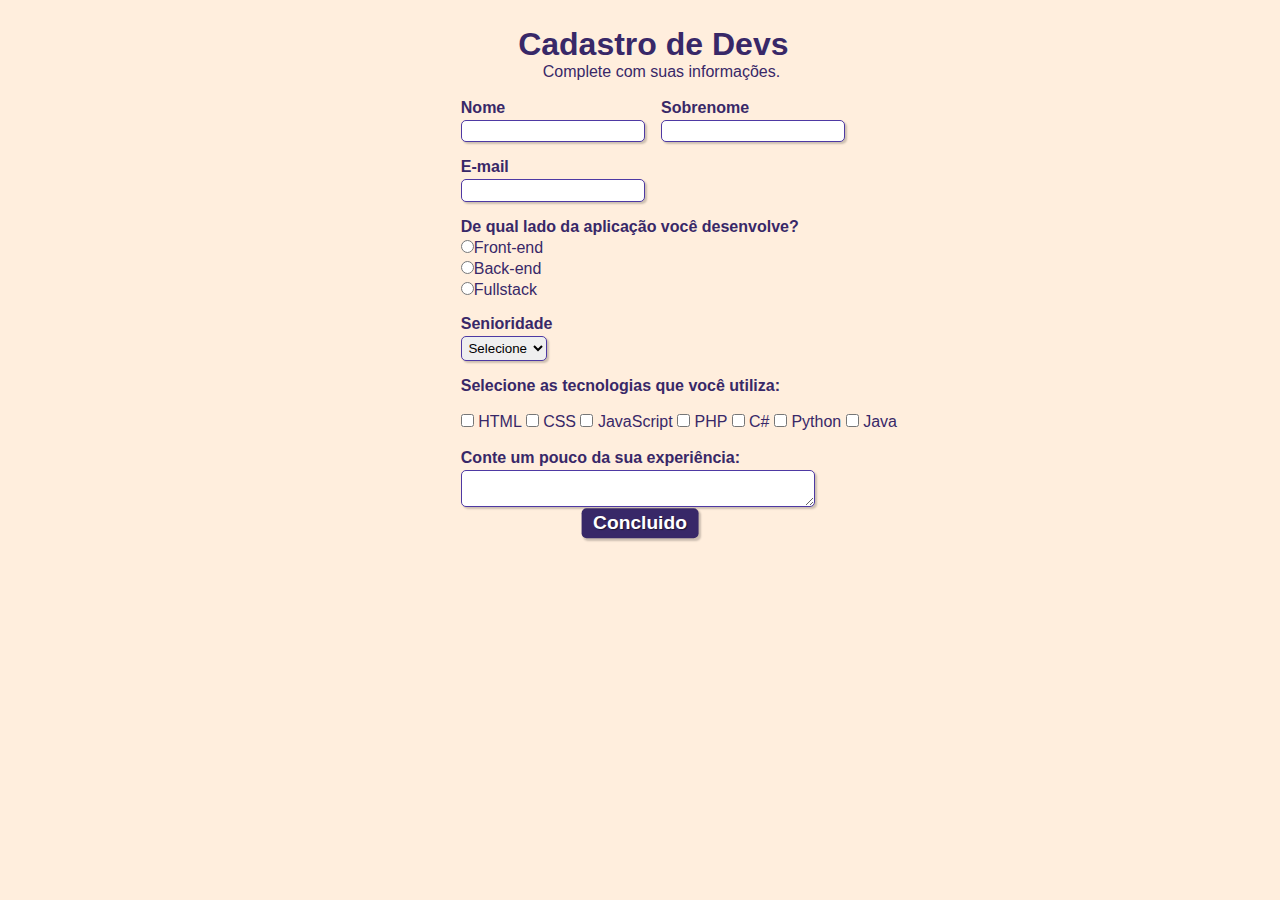
<file: index.html>
<!DOCTYPE html>
<html lang="pt-BR">
<head>
    <meta charset="UTF-8">
    <meta name="viewport" content="width=device-width, initial-scale=1.0, shrink-to-fit=no">
    <link rel="stylesheet" type="text/css" href="style.css" media="screen">
    <title>Cadastro</title>
    <media></media> 
</head>

<body>
    
    <div>
        <h1 id="titulo">Cadastro de Devs</h1>
        <p id="subtitulo">Complete com suas informações.</p>
        <br>
    </div>

    <form>
        <fieldset class="grupo"><!--isto é um agrupador de campos-->
            <div class="campo">
                <label for="nome"><strong>Nome</strong></label>
                <input type="text" name="nome" id="nome" required>
            </div>

            <div class="campo">
                <label for="sobrenome"><strong>Sobrenome</strong></label>
                <input type="text" nome="sobrenome" id="sobrenome" required>
            </div>
        </fieldset>

        <div class="campo">
            <label for="email"><strong>E-mail</strong></label>
            <input type="email" nome="email" id="email" required>
        </div>
        <div class="campo">
            <label><strong>De qual lado da aplicação você desenvolve?</strong></label>
            <label>
                <input type="radio" name="devweb" value="frontend">Front-end</label>
            <label>
                <input type="radio" name="devweb" value="backend">Back-end</label>
            <label>
                <input type="radio" name="devweb" value="fullstack">Fullstack</label>
        </div>

        <div class="campo">
            <label for="senioridade"><strong>Senioridade</strong></label>
            <select id="senioridade">
                <option selected disable value="">Selecione</option>
                <option>Junior</option>
                <option>Pleno</option>
                <option>Senior</option>
            </select>
        </div>

        <fieldset class="grupo">
            <div id="check">
                <label><strong>Selecione as tecnologias que você utiliza:</strong></label><br><br>
                <input type="checkbox" id="tecnologia1" name="tecnologia1" value="HTML">
                <label for="tecnologia1">HTML</label>
                <input type="checkbox" id="tecnologia2" name="tecnologia2" value="CSS">
                <label for="tecnologia2">CSS</label>
                <input type="checkbox" id="tecnologia3" name="tecnologia3" value="JavaScript">
                <label for="tecnologia3">JavaScript</label>
                <input type="checkbox" id="tecnologia4" name="tecnologia4" value="PHP">
                <label for="tecnologia4">PHP</label>
                <input type="checkbox" id="tecnologia5" name="tecnologia5" value="C#">
                <label for="C#">C#</label>
                <input type="checkbox" id="tecnologia6" name="tecnologia6" value="Python">
                <label for="tecnologia6">Python</label>
                <input type="checkbox" id="tecnologia7" name="tecnologia7" value="Java">
                <label for="tecnologia7">Java</label>
            </div>

        </fieldset>
        <div class="campo">
            <br>
            <label><strong>Conte um pouco da sua experiência:</strong></label>
            <textarea row="6" style="width: 26em" id="experiencia" name="experiencia"></textarea>
        </div>

        <button class="botao" type="submit"><strong>Concluido</strong></button>

    </form>

</body>
</html>
</file>
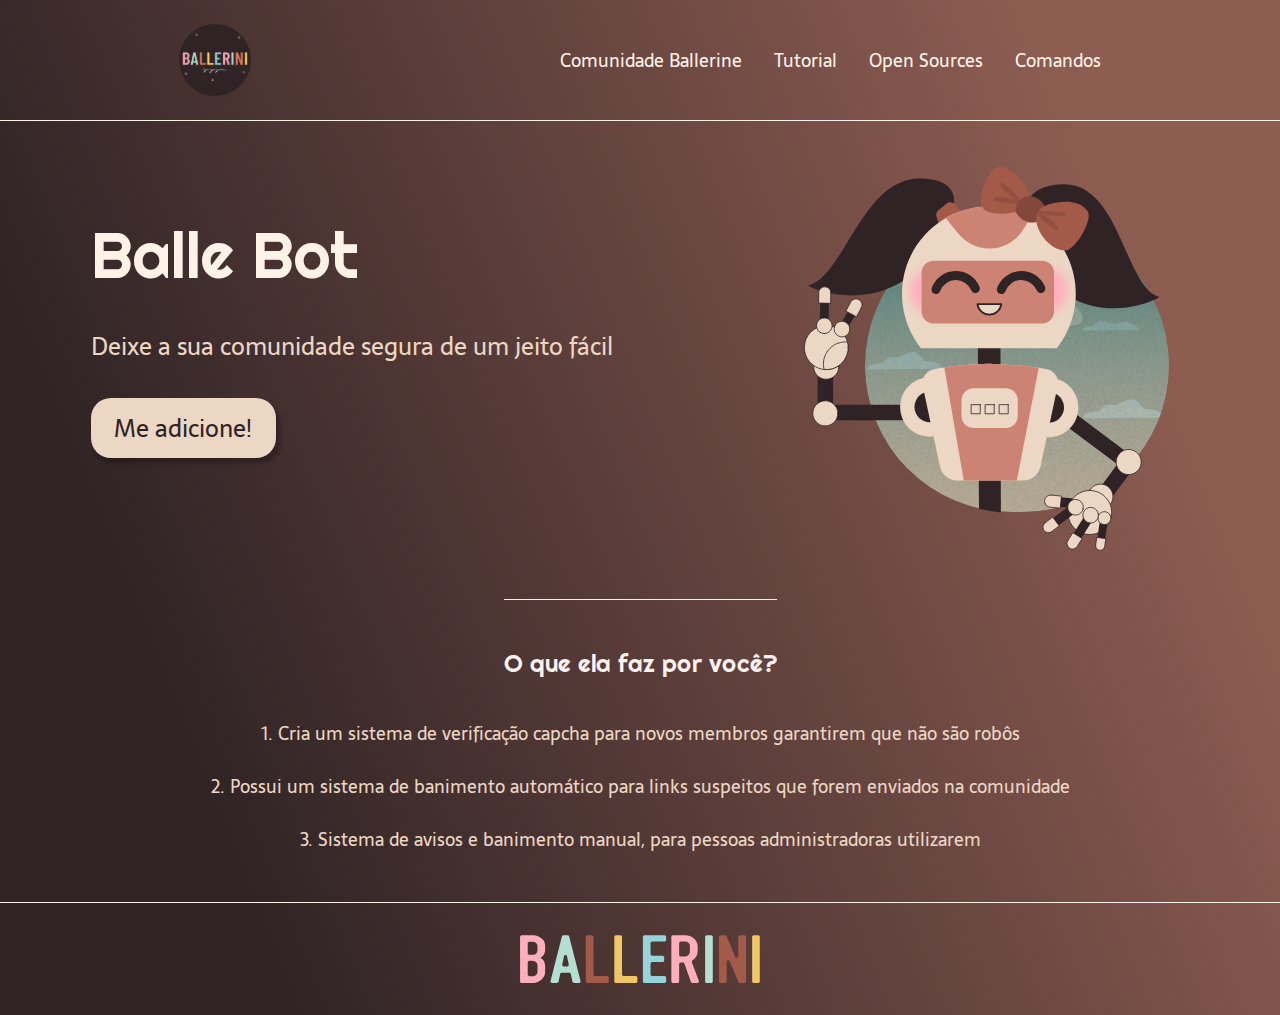
<file: Landing Page - Exemplo Ballet Bot/index.html>
<!DOCTYPE html>
<html lang="pt-BR">
<head>
    <meta charset="UTF-8">    
    <meta name="viewport" content="width=device-width, initial-scale=1.0">
    <meta name="description" content="Um bot que vai moderar e deixar a su identitdade segura e de uma jeito fácil.">
    <title>Balle Bot - Modere a sua comunidaade do Discord</title>
    <link rel="stylesheet" type="text/css" href="style.css">
</head>
<body>
    <header class="cabecalho">
        <img class="cabecalho-imagem" src="logo.svg" alt="Logo da acomunidade ballerine">
        <nav class="cabecalho-menu">
            <a class="cabecalho-menu-item" href="https://www.google.com.br/">Comunidade Ballerine</a>
            <a class="cabecalho-menu-item" href="https://www.google.com.br/">Tutorial</a>
            <a class="cabecalho-menu-item" href="https://www.google.com.br/">Open Sources</a>
            <a class="cabecalho-menu-item" href="https://www.google.com.br/">Comandos</a>
        </nav>
    </header>

    <main class="conteudo">
        <section class="conteudo-principal">
            <div class="conteudo-principal-escrito">
                <h1 class="conteudo-principal-escrito-titulo">Balle Bot</h1>
                <h2 class="conteudo-principal-escrito-subtitulo">Deixe a sua comunidade segura de um jeito fácil</h2>
                <button class="conteudo-principal-escrito-botao">Me adicione!</button>
            </div>
            <img class="conteudo-principal-imagem" src="ballebot.svg" alt="Imagem da Ballet Bot">
        </section>

        <section class="conteudo-secundario">
            <h3 class="conteudo-secundario-titulo">O que ela faz por você?</h3>
            <p class="conteudo-secundario-paragrafo">1. Cria um <strong>sistema de verificação capcha</strong> para novos membros garantirem que não são robôs</p>
            <p class="conteudo-secundario-paragrafo">2. Possui um <strong>sistema de banimento automático</strong> para links suspeitos que forem enviados na comunidade</p>
            <p class="conteudo-secundario-paragrafo">3. <strong>Sistema de avisos e banimento manual</strong>, para pessoas administradoras utilizarem</p>
        </section>
    </main>

    <footer class="rodape">
        <img class="rodape-imagem" src="ballerine.svg">
    </footer>
</body>
</html>
</file>
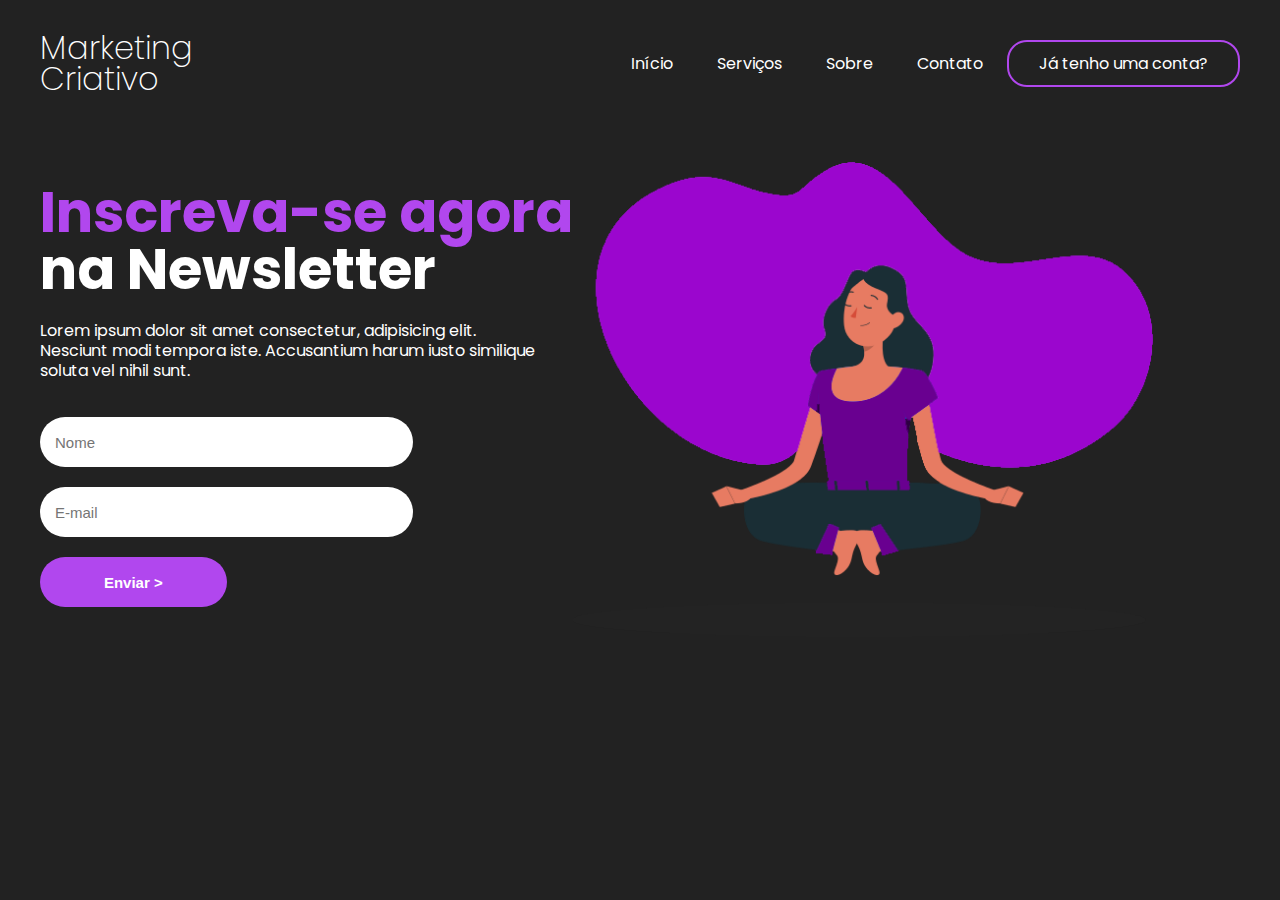
<file: Landing Page - Purple Lading Page/style/index.html>
<!DOCTYPE html>
<html lang="en">
<head>
    <meta charset="UTF-8">
    <meta http-equiv="X-UA-Compatible" content="IE=edge">
    <meta name="viewport" content="width=device-width, initial-scale=1.0">
    <link href="./style.css" rel="stylesheet">
    <link href="./fonts.css" rel="stylesheet">
    <link href="./media.css" rel ="stylesheet" media="screen and (min-width: 480px) and (max-width: 1200px)">
    <title>Purple Landig Page</title>
</head>

<body>
    <header>
        <div id="title">
            <h1>Marketing</h1>
            <h1>Criativo</h1>
        </div>

        <ul>
            <a href="home.html"><li>Início</li></a>
            <a href="#"><li>Serviços</li></a>
            <a href="#"><li>Sobre</li></a>
            <a href="#"><li>Contato</li></a>
            <a href="#" id="inscreva-se-btn"><li>Já tenho uma conta?</li></a>
        </ul>
    </header>

    <main>
        <aside>
            <h2><span>Inscreva-se agora</span></h2>
            <h2>na Newsletter</h2>
            <p>Lorem ipsum dolor sit amet consectetur, adipisicing elit. Nesciunt modi tempora iste. Accusantium harum iusto similique soluta vel nihil sunt.</p>
            <form>
                <input tyope="text" placeholder="Nome">
                <input tyope="email" placeholder="E-mail">
                <input type="submit" value="Enviar >">
            </form>
        </aside>

        <article>
            <img src="./77d0a7c454e658833800528e748edbe9.png" alt="mulher-roxa"
        </article>
    </main>
    
</body>
</html>
</file>
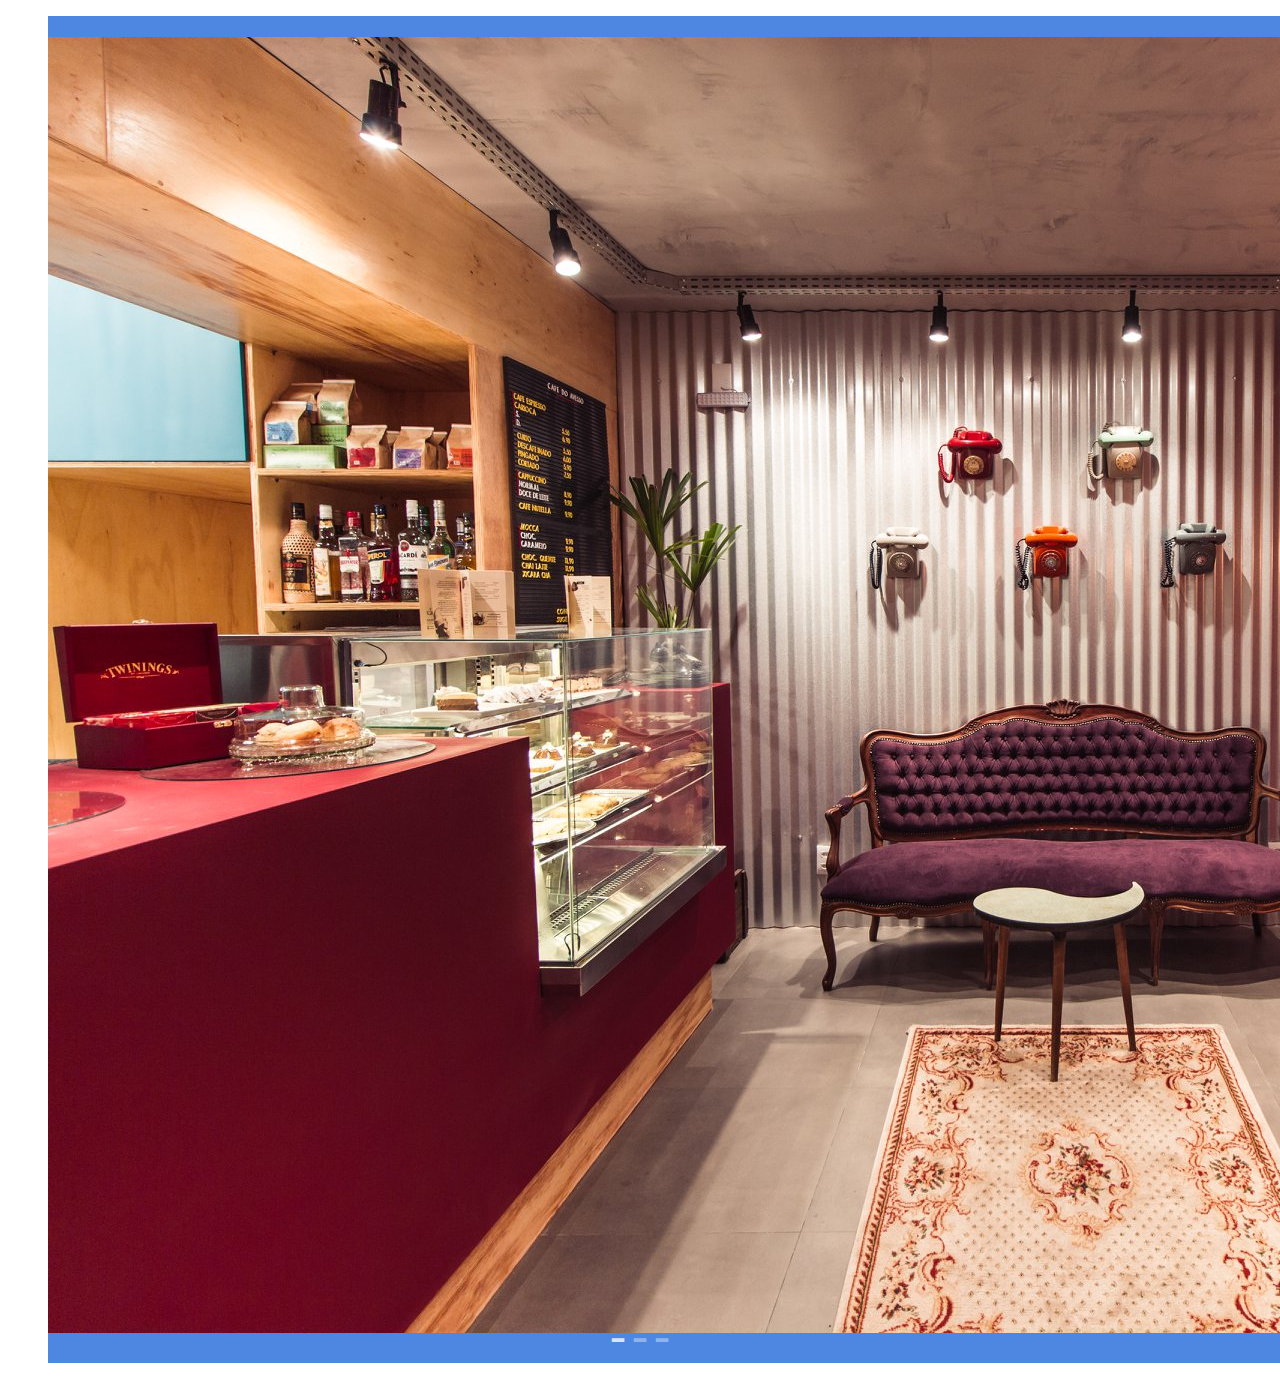
<file: Galeria e Carousel Slider - CSS/slide.html>
<!DOCTYPE html>
<html lang="pt-BR">
    <head>
        <title>Galeria, Carousel Slider - CSS</title>


        <link rel="stylesheet" href="css/gallery.theme.css">
        <link rel="stylesheet" href="css/gallery.min.css">

    <body>
        <div class="gallery autoplay items-3">

            <div id="item-1" class="control-opetaror"></div>
            <div id="item-2" class="control-operator"></div>
            <div id="item-3" class="control-operator"></div>

            <figure class="item">
                <h1><img src="imagens\cda1.jpg"></h1>
            </figure>

            <figure class="item">
                <h1><img src="imagens\cda2.jpg"></h1>
            </figure>

            <figure class="item">
                <h1><img src="imagens\cda5.jpg"></h1>
            </figure>

            <div class="controls">
                <a href="#item-1" class="control-button">-</a>
                <a href="#item-2" class="control-button">-</a>
                <a href="#item-3" class="control-button">-</a>
            </div>

        </div>
    </body>
</html>
</file>
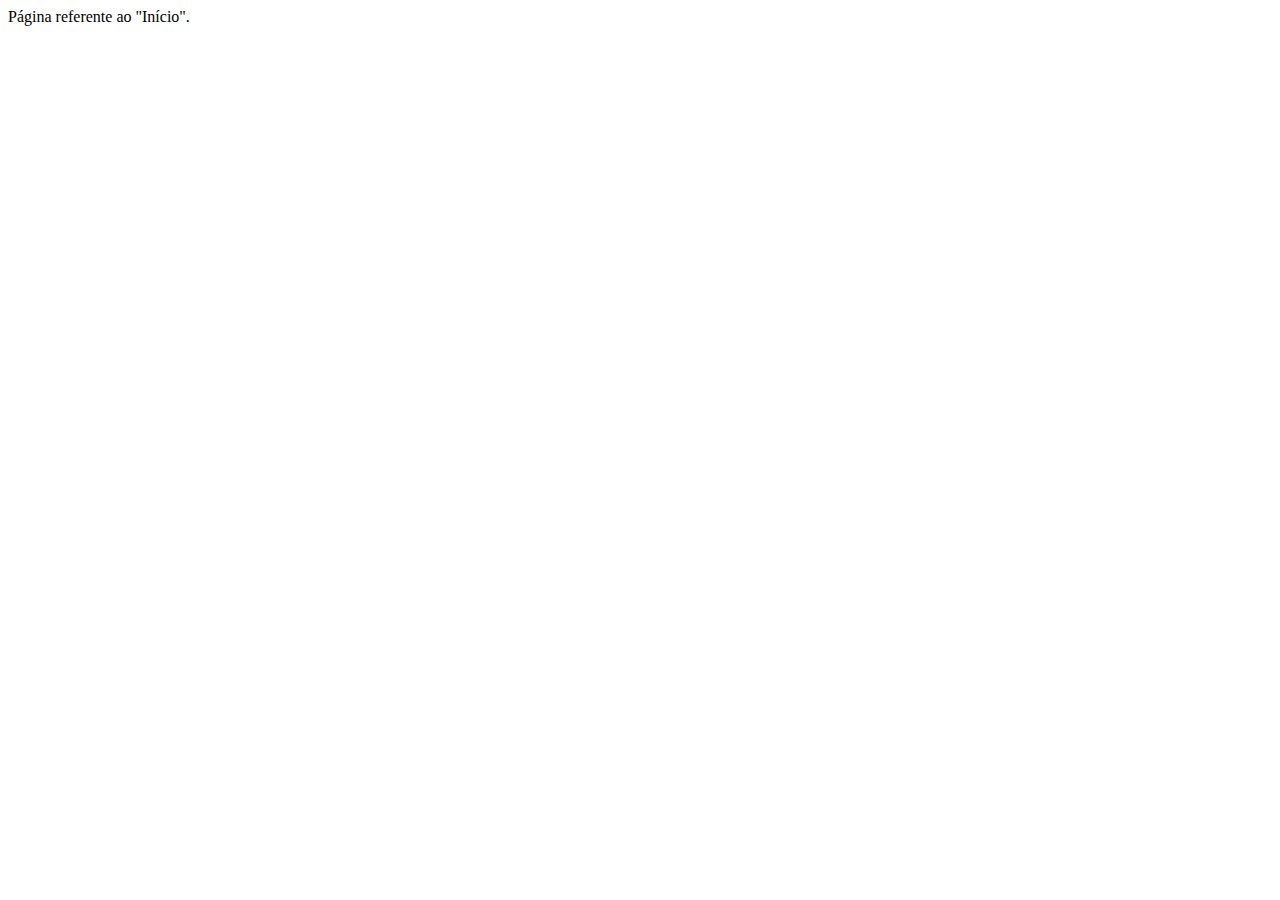
<file: Landing Page - Purple Lading Page/style/home.html>
<!DOCTYPE html>
<html lang="en">
<head>
    <meta charset="UTF-8">
    <meta http-equiv="X-UA-Compatible" content="IE=edge">
    <meta name="viewport" content="width=device-width, initial-scale=1.0">
    <title>Document</title>
</head>
<body>
    Página referente ao "Início".
</body>
</html>
</file>
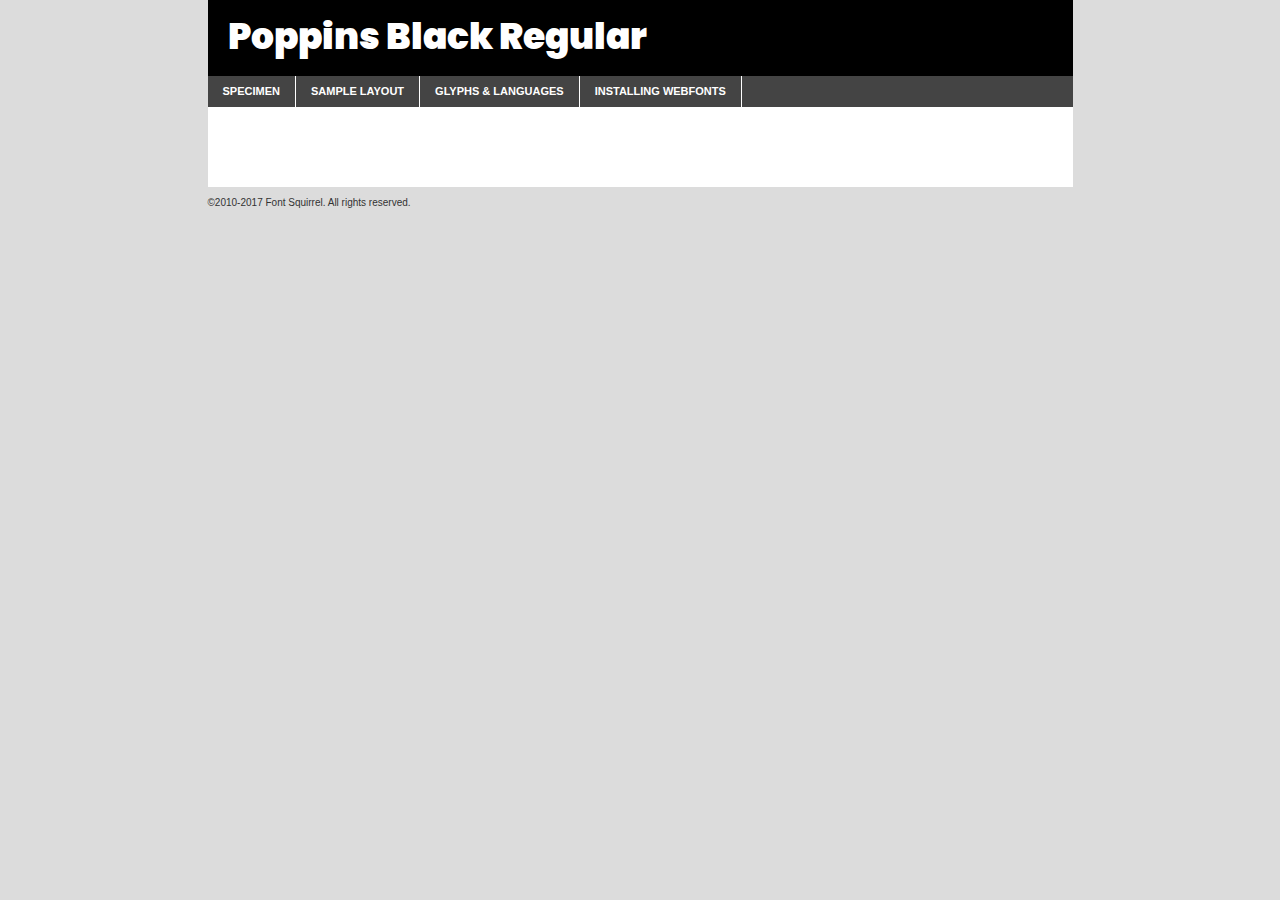
<file: Landing Page - Purple Lading Page/style/fonts/poppins-black-demo.html>
<!DOCTYPE html PUBLIC "-//W3C//DTD XHTML 1.0 Transitional//EN"
	"http://www.w3.org/TR/xhtml1/DTD/xhtml1-transitional.dtd">

<html xmlns="http://www.w3.org/1999/xhtml" xml:lang="en" lang="en">
<head>
	<meta http-equiv="Content-Type" content="text/html; charset=utf-8" />
	<script src="http://ajax.googleapis.com/ajax/libs/jquery/1.7.2/jquery.min.js" type="text/javascript" charset="utf-8"></script>
	<script type="text/javascript">
	(function($){$.fn.easyTabs=function(option){var param=jQuery.extend({fadeSpeed:"fast",defaultContent:1,activeClass:'active'},option);$(this).each(function(){var thisId="#"+this.id;if(param.defaultContent==''){param.defaultContent=1;}
	if(typeof param.defaultContent=="number")
	{var defaultTab=$(thisId+" .tabs li:eq("+(param.defaultContent-1)+") a").attr('href').substr(1);}else{var defaultTab=param.defaultContent;}
	$(thisId+" .tabs li a").each(function(){var tabToHide=$(this).attr('href').substr(1);$("#"+tabToHide).addClass('easytabs-tab-content');});hideAll();changeContent(defaultTab);function hideAll(){$(thisId+" .easytabs-tab-content").hide();}
	function changeContent(tabId){hideAll();$(thisId+" .tabs li").removeClass(param.activeClass);$(thisId+" .tabs li a[href=#"+tabId+"]").closest('li').addClass(param.activeClass);if(param.fadeSpeed!="none")
	{$(thisId+" #"+tabId).fadeIn(param.fadeSpeed);}else{$(thisId+" #"+tabId).show();}}
	$(thisId+" .tabs li").click(function(){var tabId=$(this).find('a').attr('href').substr(1);changeContent(tabId);return false;});});}})(jQuery);
	</script>
	<link rel="stylesheet" href="specimen_files/specimen_stylesheet.css" type="text/css" charset="utf-8" />
	<link rel="stylesheet" href="stylesheet.css" type="text/css" charset="utf-8" />

	<style type="text/css">
					body{
				font-family: 'poppinsblack';
							}
		</style>

	<title>Poppins Black Regular Specimen</title>
	
	
	<script type="text/javascript" charset="utf-8">
		$(document).ready(function() {
			$('#container').easyTabs({defaultContent:1});
		});
	</script>
</head>

<body>
<div id="container">
	<div id="header">
		Poppins Black Regular	</div>
	<ul class="tabs">
		<li><a href="#specimen">Specimen</a></li>
		<li><a href="#layout">Sample Layout</a></li>
				<li><a href="#glyphs">Glyphs &amp; Languages</a></li>
		<li><a href="#installing">Installing Webfonts</a></li>
		
	</ul>
	
	<div id="main_content">

		
			<div id="specimen">
		
				<div class="section">
					<div class="grid12 firstcol">
						<div class="huge">AaBb</div>
					</div>
				</div>
		
				<div class="section">
					<div class="glyph_range">A&#x200B;B&#x200b;C&#x200b;D&#x200b;E&#x200b;F&#x200b;G&#x200b;H&#x200b;I&#x200b;J&#x200b;K&#x200b;L&#x200b;M&#x200b;N&#x200b;O&#x200b;P&#x200b;Q&#x200b;R&#x200b;S&#x200b;T&#x200b;U&#x200b;V&#x200b;W&#x200b;X&#x200b;Y&#x200b;Z&#x200b;a&#x200b;b&#x200b;c&#x200b;d&#x200b;e&#x200b;f&#x200b;g&#x200b;h&#x200b;i&#x200b;j&#x200b;k&#x200b;l&#x200b;m&#x200b;n&#x200b;o&#x200b;p&#x200b;q&#x200b;r&#x200b;s&#x200b;t&#x200b;u&#x200b;v&#x200b;w&#x200b;x&#x200b;y&#x200b;z&#x200b;1&#x200b;2&#x200b;3&#x200b;4&#x200b;5&#x200b;6&#x200b;7&#x200b;8&#x200b;9&#x200b;0&#x200b;&amp;&#x200b;.&#x200b;,&#x200b;?&#x200b;!&#x200b;&#64;&#x200b;(&#x200b;)&#x200b;#&#x200b;$&#x200b;%&#x200b;*&#x200b;+&#x200b;-&#x200b;=&#x200b;:&#x200b;;</div>
				</div>
				<div class="section">
					<div class="grid12 firstcol">
						<table class="sample_table">
							<tr><td>10</td><td class="size10">abcdefghijklmnopqrstuvwxyzABCDEFGHIJKLMNOPQRSTUVWXYZ0123456789abcdefghijklmnopqrstuvwxyzABCDEFGHIJKLMNOPQRSTUVWXYZ0123456789abcdefghijklmnopqrstuvwxyzABCDEFGHIJKLMNOPQRSTUVWXYZ</td></tr>
							<tr><td>11</td><td class="size11">abcdefghijklmnopqrstuvwxyzABCDEFGHIJKLMNOPQRSTUVWXYZ0123456789abcdefghijklmnopqrstuvwxyzABCDEFGHIJKLMNOPQRSTUVWXYZ0123456789abcdefghijklmnopqrstuvwxyzABCDEFGHIJKLMNOPQRSTUVWXYZ</td></tr>
							<tr><td>12</td><td class="size12">abcdefghijklmnopqrstuvwxyzABCDEFGHIJKLMNOPQRSTUVWXYZ0123456789abcdefghijklmnopqrstuvwxyzABCDEFGHIJKLMNOPQRSTUVWXYZ0123456789abcdefghijklmnopqrstuvwxyzABCDEFGHIJKLMNOPQRSTUVWXYZ</td></tr>
							<tr><td>13</td><td class="size13">abcdefghijklmnopqrstuvwxyzABCDEFGHIJKLMNOPQRSTUVWXYZ0123456789abcdefghijklmnopqrstuvwxyzABCDEFGHIJKLMNOPQRSTUVWXYZ0123456789abcdefghijklmnopqrstuvwxyzABCDEFGHIJKLMNOPQRSTUVWXYZ</td></tr>
							<tr><td>14</td><td class="size14">abcdefghijklmnopqrstuvwxyzABCDEFGHIJKLMNOPQRSTUVWXYZ0123456789abcdefghijklmnopqrstuvwxyzABCDEFGHIJKLMNOPQRSTUVWXYZ0123456789abcdefghijklmnopqrstuvwxyzABCDEFGHIJKLMNOPQRSTUVWXYZ</td></tr>
							<tr><td>16</td><td class="size16">abcdefghijklmnopqrstuvwxyzABCDEFGHIJKLMNOPQRSTUVWXYZ0123456789abcdefghijklmnopqrstuvwxyzABCDEFGHIJKLMNOPQRSTUVWXYZ</td></tr>
							<tr><td>18</td><td class="size18">abcdefghijklmnopqrstuvwxyzABCDEFGHIJKLMNOPQRSTUVWXYZ0123456789abcdefghijklmnopqrstuvwxyzABCDEFGHIJKLMNOPQRSTUVWXYZ</td></tr>
							<tr><td>20</td><td class="size20">abcdefghijklmnopqrstuvwxyzABCDEFGHIJKLMNOPQRSTUVWXYZ0123456789abcdefghijklmnopqrstuvwxyzABCDEFGHIJKLMNOPQRSTUVWXYZ</td></tr>
							<tr><td>24</td><td class="size24">abcdefghijklmnopqrstuvwxyzABCDEFGHIJKLMNOPQRSTUVWXYZ0123456789abcdefghijklmnopqrstuvwxyzABCDEFGHIJKLMNOPQRSTUVWXYZ</td></tr>
							<tr><td>30</td><td class="size30">abcdefghijklmnopqrstuvwxyzABCDEFGHIJKLMNOPQRSTUVWXYZ0123456789abcdefghijklmnopqrstuvwxyzABCDEFGHIJKLMNOPQRSTUVWXYZ</td></tr>
							<tr><td>36</td><td class="size36">abcdefghijklmnopqrstuvwxyzABCDEFGHIJKLMNOPQRSTUVWXYZ0123456789abcdefghijklmnopqrstuvwxyzABCDEFGHIJKLMNOPQRSTUVWXYZ</td></tr>
							<tr><td>48</td><td class="size48">abcdefghijklmnopqrstuvwxyzABCDEFGHIJKLMNOPQRSTUVWXYZ0123456789abcdefghijklmnopqrstuvwxyzABCDEFGHIJKLMNOPQRSTUVWXYZ</td></tr>
							<tr><td>60</td><td class="size60">abcdefghijklmnopqrstuvwxyzABCDEFGHIJKLMNOPQRSTUVWXYZ0123456789abcdefghijklmnopqrstuvwxyzABCDEFGHIJKLMNOPQRSTUVWXYZ</td></tr>
							<tr><td>72</td><td class="size72">abcdefghijklmnopqrstuvwxyzABCDEFGHIJKLMNOPQRSTUVWXYZ0123456789abcdefghijklmnopqrstuvwxyzABCDEFGHIJKLMNOPQRSTUVWXYZ</td></tr>
							<tr><td>90</td><td class="size90">abcdefghijklmnopqrstuvwxyzABCDEFGHIJKLMNOPQRSTUVWXYZ0123456789abcdefghijklmnopqrstuvwxyzABCDEFGHIJKLMNOPQRSTUVWXYZ</td></tr>
						</table>
				
					</div>
			
				</div>
		
		
		
								<div class="section" id="bodycomparison">


										<div id="xheight">
				<div class="fontbody">&#x25FC;&#x25FC;&#x25FC;&#x25FC;&#x25FC;&#x25FC;&#x25FC;&#x25FC;&#x25FC;&#x25FC;&#x25FC;&#x25FC;&#x25FC;&#x25FC;&#x25FC;&#x25FC;&#x25FC;&#x25FC;&#x25FC;&#x25FC;&#x25FC;&#x25FC;&#x25FC;&#x25FC;&#x25FC;&#x25FC;&#x25FC;&#x25FC;&#x25FC;&#x25FC;&#x25FC;&#x25FC;&#x25FC;&#x25FC;&#x25FC;&#x25FC;&#x25FC;&#x25FC;&#x25FC;&#x25FC;&#x25FC;&#x25FC;&#x25FC;&#x25FC;&#x25FC;&#x25FC;&#x25FC;&#x25FC;&#x25FC;&#x25FC;&#x25FC;&#x25FC;&#x25FC;&#x25FC;&#x25FC;&#x25FC;&#x25FC;&#x25FC;&#x25FC;&#x25FC;&#x25FC;&#x25FC;&#x25FC;&#x25FC;&#x25FC;&#x25FC;&#x25FC;&#x25FC;&#x25FC;&#x25FC;&#x25FC;&#x25FC;&#x25FC;&#x25FC;&#x25FC;&#x25FC;&#x25FC;&#x25FC;&#x25FC;&#x25FC;&#x25FC;&#x25FC;&#x25FC;&#x25FC;&#x25FC;&#x25FC;&#x25FC;&#x25FC;&#x25FC;&#x25FC;&#x25FC;&#x25FC;&#x25FC;&#x25FC;&#x25FC;&#x25FC;&#x25FC;&#x25FC;&#x25FC;body</div><div class="arialbody">body</div><div class="verdanabody">body</div><div class="georgiabody">body</div></div>
										<div class="fontbody" style="z-index:1">
											body<span>Poppins Black Regular</span>
										</div>
										<div class="arialbody" style="z-index:1">
											body<span>Arial</span>
										</div>
										<div class="verdanabody" style="z-index:1">
											body<span>Verdana</span>
										</div>
										<div class="georgiabody" style="z-index:1">
											body<span>Georgia</span>
										</div>



								</div>
		
		
				<div class="section psample psample_row1" id="">
					
					<div class="grid2 firstcol">
						<p class="size10"><span>10.</span>Aenean lacinia bibendum nulla sed consectetur. Fusce dapibus, tellus ac cursus commodo, tortor mauris condimentum nibh, ut fermentum massa justo sit amet risus. Nullam id dolor id nibh ultricies vehicula ut id elit. Cum sociis natoque penatibus et magnis dis parturient montes, nascetur ridiculus mus. Nulla vitae elit libero, a pharetra augue.</p>
			
					</div>
					<div class="grid3">
						<p class="size11"><span>11.</span>Aenean lacinia bibendum nulla sed consectetur. Fusce dapibus, tellus ac cursus commodo, tortor mauris condimentum nibh, ut fermentum massa justo sit amet risus. Nullam id dolor id nibh ultricies vehicula ut id elit. Cum sociis natoque penatibus et magnis dis parturient montes, nascetur ridiculus mus. Nulla vitae elit libero, a pharetra augue.</p>
			
					</div>
					<div class="grid3">
						<p class="size12"><span>12.</span>Aenean lacinia bibendum nulla sed consectetur. Fusce dapibus, tellus ac cursus commodo, tortor mauris condimentum nibh, ut fermentum massa justo sit amet risus. Nullam id dolor id nibh ultricies vehicula ut id elit. Cum sociis natoque penatibus et magnis dis parturient montes, nascetur ridiculus mus. Nulla vitae elit libero, a pharetra augue.</p>
			
					</div>
					<div class="grid4">
						<p class="size13"><span>13.</span>Aenean lacinia bibendum nulla sed consectetur. Fusce dapibus, tellus ac cursus commodo, tortor mauris condimentum nibh, ut fermentum massa justo sit amet risus. Nullam id dolor id nibh ultricies vehicula ut id elit. Cum sociis natoque penatibus et magnis dis parturient montes, nascetur ridiculus mus. Nulla vitae elit libero, a pharetra augue.</p>
			
					</div>
					<div class="white_blend"></div>
					
				</div>
				<div class="section psample psample_row2" id="">
					<div class="grid3 firstcol">
						<p class="size14"><span>14.</span>Aenean lacinia bibendum nulla sed consectetur. Fusce dapibus, tellus ac cursus commodo, tortor mauris condimentum nibh, ut fermentum massa justo sit amet risus. Nullam id dolor id nibh ultricies vehicula ut id elit. Cum sociis natoque penatibus et magnis dis parturient montes, nascetur ridiculus mus. Nulla vitae elit libero, a pharetra augue.</p>
			
					</div>
					<div class="grid4">
						<p class="size16"><span>16.</span>Aenean lacinia bibendum nulla sed consectetur. Fusce dapibus, tellus ac cursus commodo, tortor mauris condimentum nibh, ut fermentum massa justo sit amet risus. Nullam id dolor id nibh ultricies vehicula ut id elit. Cum sociis natoque penatibus et magnis dis parturient montes, nascetur ridiculus mus. Nulla vitae elit libero, a pharetra augue.</p>
			
					</div>
					<div class="grid5">
						<p class="size18"><span>18.</span>Aenean lacinia bibendum nulla sed consectetur. Fusce dapibus, tellus ac cursus commodo, tortor mauris condimentum nibh, ut fermentum massa justo sit amet risus. Nullam id dolor id nibh ultricies vehicula ut id elit. Cum sociis natoque penatibus et magnis dis parturient montes, nascetur ridiculus mus. Nulla vitae elit libero, a pharetra augue.</p>
			
					</div>

					<div class="white_blend"></div>

				</div>
				
				<div class="section psample psample_row3" id="">
					<div class="grid5 firstcol">
						<p class="size20"><span>20.</span>Aenean lacinia bibendum nulla sed consectetur. Fusce dapibus, tellus ac cursus commodo, tortor mauris condimentum nibh, ut fermentum massa justo sit amet risus. Nullam id dolor id nibh ultricies vehicula ut id elit. Cum sociis natoque penatibus et magnis dis parturient montes, nascetur ridiculus mus. Nulla vitae elit libero, a pharetra augue.</p>
					</div>
					<div class="grid7">
						<p class="size24"><span>24.</span>Aenean lacinia bibendum nulla sed consectetur. Fusce dapibus, tellus ac cursus commodo, tortor mauris condimentum nibh, ut fermentum massa justo sit amet risus. Nullam id dolor id nibh ultricies vehicula ut id elit. Cum sociis natoque penatibus et magnis dis parturient montes, nascetur ridiculus mus. Nulla vitae elit libero, a pharetra augue.</p>
					</div>
					
					<div class="white_blend"></div>
					
				</div>
				
				<div class="section psample psample_row4" id="">
					<div class="grid12 firstcol">
						<p class="size30"><span>30.</span>Aenean lacinia bibendum nulla sed consectetur. Fusce dapibus, tellus ac cursus commodo, tortor mauris condimentum nibh, ut fermentum massa justo sit amet risus. Nullam id dolor id nibh ultricies vehicula ut id elit. Cum sociis natoque penatibus et magnis dis parturient montes, nascetur ridiculus mus. Nulla vitae elit libero, a pharetra augue.</p>
					</div>
					<div class="white_blend"></div>
					
				</div>
				
				
				
				<div class="section psample psample_row1 fullreverse">
					<div class="grid2 firstcol">
						<p class="size10"><span>10.</span>Aenean lacinia bibendum nulla sed consectetur. Fusce dapibus, tellus ac cursus commodo, tortor mauris condimentum nibh, ut fermentum massa justo sit amet risus. Nullam id dolor id nibh ultricies vehicula ut id elit. Cum sociis natoque penatibus et magnis dis parturient montes, nascetur ridiculus mus. Nulla vitae elit libero, a pharetra augue.</p>
			
					</div>
					<div class="grid3">
						<p class="size11"><span>11.</span>Aenean lacinia bibendum nulla sed consectetur. Fusce dapibus, tellus ac cursus commodo, tortor mauris condimentum nibh, ut fermentum massa justo sit amet risus. Nullam id dolor id nibh ultricies vehicula ut id elit. Cum sociis natoque penatibus et magnis dis parturient montes, nascetur ridiculus mus. Nulla vitae elit libero, a pharetra augue.</p>
			
					</div>
					<div class="grid3">
						<p class="size12"><span>12.</span>Aenean lacinia bibendum nulla sed consectetur. Fusce dapibus, tellus ac cursus commodo, tortor mauris condimentum nibh, ut fermentum massa justo sit amet risus. Nullam id dolor id nibh ultricies vehicula ut id elit. Cum sociis natoque penatibus et magnis dis parturient montes, nascetur ridiculus mus. Nulla vitae elit libero, a pharetra augue.</p>
			
					</div>
					<div class="grid4">
						<p class="size13"><span>13.</span>Aenean lacinia bibendum nulla sed consectetur. Fusce dapibus, tellus ac cursus commodo, tortor mauris condimentum nibh, ut fermentum massa justo sit amet risus. Nullam id dolor id nibh ultricies vehicula ut id elit. Cum sociis natoque penatibus et magnis dis parturient montes, nascetur ridiculus mus. Nulla vitae elit libero, a pharetra augue.</p>
			
					</div>
					<div class="black_blend"></div>
					
				</div>
				
				<div class="section psample psample_row2 fullreverse">
					<div class="grid3 firstcol">
						<p class="size14"><span>14.</span>Aenean lacinia bibendum nulla sed consectetur. Fusce dapibus, tellus ac cursus commodo, tortor mauris condimentum nibh, ut fermentum massa justo sit amet risus. Nullam id dolor id nibh ultricies vehicula ut id elit. Cum sociis natoque penatibus et magnis dis parturient montes, nascetur ridiculus mus. Nulla vitae elit libero, a pharetra augue.</p>
			
					</div>
					<div class="grid4">
						<p class="size16"><span>16.</span>Aenean lacinia bibendum nulla sed consectetur. Fusce dapibus, tellus ac cursus commodo, tortor mauris condimentum nibh, ut fermentum massa justo sit amet risus. Nullam id dolor id nibh ultricies vehicula ut id elit. Cum sociis natoque penatibus et magnis dis parturient montes, nascetur ridiculus mus. Nulla vitae elit libero, a pharetra augue.</p>
			
					</div>
					<div class="grid5">
						<p class="size18"><span>18.</span>Aenean lacinia bibendum nulla sed consectetur. Fusce dapibus, tellus ac cursus commodo, tortor mauris condimentum nibh, ut fermentum massa justo sit amet risus. Nullam id dolor id nibh ultricies vehicula ut id elit. Cum sociis natoque penatibus et magnis dis parturient montes, nascetur ridiculus mus. Nulla vitae elit libero, a pharetra augue.</p>
			
					</div>
					<div class="black_blend"></div>

				</div>
				
				<div class="section psample fullreverse psample_row3" id="">
					<div class="grid5 firstcol">
						<p class="size20"><span>20.</span>Aenean lacinia bibendum nulla sed consectetur. Fusce dapibus, tellus ac cursus commodo, tortor mauris condimentum nibh, ut fermentum massa justo sit amet risus. Nullam id dolor id nibh ultricies vehicula ut id elit. Cum sociis natoque penatibus et magnis dis parturient montes, nascetur ridiculus mus. Nulla vitae elit libero, a pharetra augue.</p>
					</div>
					<div class="grid7">
						<p class="size24"><span>24.</span>Aenean lacinia bibendum nulla sed consectetur. Fusce dapibus, tellus ac cursus commodo, tortor mauris condimentum nibh, ut fermentum massa justo sit amet risus. Nullam id dolor id nibh ultricies vehicula ut id elit. Cum sociis natoque penatibus et magnis dis parturient montes, nascetur ridiculus mus. Nulla vitae elit libero, a pharetra augue.</p>
					</div>
					
					<div class="black_blend"></div>
					
				</div>
				
				<div class="section psample fullreverse psample_row4" id="" style="border-bottom: 20px #000 solid;">
					<div class="grid12 firstcol">
						<p class="size30"><span>30.</span>Aenean lacinia bibendum nulla sed consectetur. Fusce dapibus, tellus ac cursus commodo, tortor mauris condimentum nibh, ut fermentum massa justo sit amet risus. Nullam id dolor id nibh ultricies vehicula ut id elit. Cum sociis natoque penatibus et magnis dis parturient montes, nascetur ridiculus mus. Nulla vitae elit libero, a pharetra augue.</p>
					</div>
					<div class="black_blend"></div>
					
				</div>
				
				
				
				
			</div>
			
			<div id="layout">
				
				<div class="section">
					
					<div class="grid12 firstcol">
						<h1>Lorem Ipsum Dolor</h1>
						<h2>Etiam porta sem malesuada magna mollis euismod</h2>
						
						<p class="byline">By <a href="#link">Aenean Lacinia</a></p>
					</div>
				</div>
				<div class="section">
					<div class="grid8 firstcol">
						<p class="large">Donec sed odio dui. Morbi leo risus, porta ac consectetur ac, vestibulum at eros. Fusce dapibus, tellus ac cursus commodo, tortor mauris condimentum nibh, ut fermentum massa justo sit amet risus. </p>

						
						<h3>Pellentesque ornare sem</h3>

						<p>Maecenas sed diam eget risus varius blandit sit amet non magna. Maecenas faucibus mollis interdum. Donec ullamcorper nulla non metus auctor fringilla. Nullam id dolor id nibh ultricies vehicula ut id elit. Nullam id dolor id nibh ultricies vehicula ut id elit. </p>

						<p>Aenean eu leo quam. Pellentesque ornare sem lacinia quam venenatis vestibulum. Lorem ipsum dolor sit amet, consectetur adipiscing elit. Cum sociis natoque penatibus et magnis dis parturient montes, nascetur ridiculus mus. </p>

						<p>Nulla vitae elit libero, a pharetra augue. Praesent commodo cursus magna, vel scelerisque nisl consectetur et. Aenean lacinia bibendum nulla sed consectetur. </p>

						<p>Nullam quis risus eget urna mollis ornare vel eu leo. Nullam quis risus eget urna mollis ornare vel eu leo. Maecenas sed diam eget risus varius blandit sit amet non magna. Donec ullamcorper nulla non metus auctor fringilla. </p>

						<h3>Cras mattis consectetur</h3>

						<p>Aenean eu leo quam. Pellentesque ornare sem lacinia quam venenatis vestibulum. Aenean lacinia bibendum nulla sed consectetur. Integer posuere erat a ante venenatis dapibus posuere velit aliquet. Cras mattis consectetur purus sit amet fermentum. </p>

						<p>Nullam id dolor id nibh ultricies vehicula ut id elit. Nullam quis risus eget urna mollis ornare vel eu leo. Cras mattis consectetur purus sit amet fermentum.</p>
					</div>
					
					<div class="grid4 sidebar">
						
						<div class="box reverse">
							<p class="last">Nullam quis risus eget urna mollis ornare vel eu leo. Donec ullamcorper nulla non metus auctor fringilla. Cras mattis consectetur purus sit amet fermentum. Sed posuere consectetur est at lobortis. Lorem ipsum dolor sit amet, consectetur adipiscing elit. </p>
						</div>
						
						<p class="caption">Maecenas sed diam eget risus varius.</p>

						<p>Vestibulum id ligula porta felis euismod semper. Integer posuere erat a ante venenatis dapibus posuere velit aliquet. Vestibulum id ligula porta felis euismod semper. Sed posuere consectetur est at lobortis. Maecenas sed diam eget risus varius blandit sit amet non magna. Fusce dapibus, tellus ac cursus commodo, tortor mauris condimentum nibh, ut fermentum massa justo sit amet risus. </p>

					

						<p>Duis mollis, est non commodo luctus, nisi erat porttitor ligula, eget lacinia odio sem nec elit. Aenean lacinia bibendum nulla sed consectetur. Vivamus sagittis lacus vel augue laoreet rutrum faucibus dolor auctor. Aenean lacinia bibendum nulla sed consectetur. Nullam quis risus eget urna mollis ornare vel eu leo. </p>

						<p>Praesent commodo cursus magna, vel scelerisque nisl consectetur et. Donec ullamcorper nulla non metus auctor fringilla. Maecenas faucibus mollis interdum. Fusce dapibus, tellus ac cursus commodo, tortor mauris condimentum nibh, ut fermentum massa justo sit amet risus. </p>

					</div>
				</div>
				
			</div>


			



		<div id="glyphs">
			<div class="section">
				<div class="grid12 firstcol">
			
				<h1>Language Support</h1>
				<p>The subset of Poppins Black Regular in this kit supports the following languages:<br />
			
					Albanian, Basque, Breton, Chamorro, Danish, Dutch, English, Faroese, Finnish, French, Frisian, Galician, German, Icelandic, Italian, Malagasy, Norwegian, Portuguese, Spanish, Alsatian, Aragonese, Arapaho, Arrernte, Asturian, Aymara, Bislama, Cebuano, Corsican, Fijian, French_creole, Genoese, Gilbertese, Greenlandic, Haitian_creole, Hiligaynon, Hmong, Hopi, Ibanag, Iloko_ilokano, Indonesian, Interglossa_glosa, Interlingua, Irish_gaelic, Jerriais, Lojban, Lombard, Luxembourgeois, Manx, Mohawk, Norfolk_pitcairnese, Occitan, Oromo, Pangasinan, Papiamento, Piedmontese, Potawatomi, Rhaeto-romance, Romansh, Rotokas, Sami_lule, Samoan, Sardinian, Scots_gaelic, Seychelles_creole, Shona, Sicilian, Somali, Southern_ndebele, Swahili, Swati_swazi, Tagalog_filipino_pilipino, Tetum, Tok_pisin, Uyghur_latinized, Volapuk, Walloon, Warlpiri, Xhosa, Yapese, Zulu, Latinbasic, Ubasic, Demo				</p>
				<h1>Glyph Chart</h1>
				<p>The subset of Poppins Black Regular in this kit includes all the glyphs listed below. Unicode entities are included above each glyph to help you insert individual characters into your layout.</p>
				<div id="glyph_chart">
			
																														 <div><p>&amp;#13;</p>&#13;</div>
																				 <div><p>&amp;#32;</p>&#32;</div>
																				 <div><p>&amp;#33;</p>&#33;</div>
																				 <div><p>&amp;#34;</p>&#34;</div>
																				 <div><p>&amp;#35;</p>&#35;</div>
																				 <div><p>&amp;#36;</p>&#36;</div>
																				 <div><p>&amp;#37;</p>&#37;</div>
																				 <div><p>&amp;#38;</p>&#38;</div>
																				 <div><p>&amp;#39;</p>&#39;</div>
																				 <div><p>&amp;#40;</p>&#40;</div>
																				 <div><p>&amp;#41;</p>&#41;</div>
																				 <div><p>&amp;#42;</p>&#42;</div>
																				 <div><p>&amp;#43;</p>&#43;</div>
																				 <div><p>&amp;#44;</p>&#44;</div>
																				 <div><p>&amp;#45;</p>&#45;</div>
																				 <div><p>&amp;#46;</p>&#46;</div>
																				 <div><p>&amp;#47;</p>&#47;</div>
																				 <div><p>&amp;#48;</p>&#48;</div>
																				 <div><p>&amp;#49;</p>&#49;</div>
																				 <div><p>&amp;#50;</p>&#50;</div>
																				 <div><p>&amp;#51;</p>&#51;</div>
																				 <div><p>&amp;#52;</p>&#52;</div>
																				 <div><p>&amp;#53;</p>&#53;</div>
																				 <div><p>&amp;#54;</p>&#54;</div>
																				 <div><p>&amp;#55;</p>&#55;</div>
																				 <div><p>&amp;#56;</p>&#56;</div>
																				 <div><p>&amp;#57;</p>&#57;</div>
																				 <div><p>&amp;#58;</p>&#58;</div>
																				 <div><p>&amp;#59;</p>&#59;</div>
																				 <div><p>&amp;#60;</p>&#60;</div>
																				 <div><p>&amp;#61;</p>&#61;</div>
																				 <div><p>&amp;#62;</p>&#62;</div>
																				 <div><p>&amp;#63;</p>&#63;</div>
																				 <div><p>&amp;#64;</p>&#64;</div>
																				 <div><p>&amp;#65;</p>&#65;</div>
																				 <div><p>&amp;#66;</p>&#66;</div>
																				 <div><p>&amp;#67;</p>&#67;</div>
																				 <div><p>&amp;#68;</p>&#68;</div>
																				 <div><p>&amp;#69;</p>&#69;</div>
																				 <div><p>&amp;#70;</p>&#70;</div>
																				 <div><p>&amp;#71;</p>&#71;</div>
																				 <div><p>&amp;#72;</p>&#72;</div>
																				 <div><p>&amp;#73;</p>&#73;</div>
																				 <div><p>&amp;#74;</p>&#74;</div>
																				 <div><p>&amp;#75;</p>&#75;</div>
																				 <div><p>&amp;#76;</p>&#76;</div>
																				 <div><p>&amp;#77;</p>&#77;</div>
																				 <div><p>&amp;#78;</p>&#78;</div>
																				 <div><p>&amp;#79;</p>&#79;</div>
																				 <div><p>&amp;#80;</p>&#80;</div>
																				 <div><p>&amp;#81;</p>&#81;</div>
																				 <div><p>&amp;#82;</p>&#82;</div>
																				 <div><p>&amp;#83;</p>&#83;</div>
																				 <div><p>&amp;#84;</p>&#84;</div>
																				 <div><p>&amp;#85;</p>&#85;</div>
																				 <div><p>&amp;#86;</p>&#86;</div>
																				 <div><p>&amp;#87;</p>&#87;</div>
																				 <div><p>&amp;#88;</p>&#88;</div>
																				 <div><p>&amp;#89;</p>&#89;</div>
																				 <div><p>&amp;#90;</p>&#90;</div>
																				 <div><p>&amp;#91;</p>&#91;</div>
																				 <div><p>&amp;#92;</p>&#92;</div>
																				 <div><p>&amp;#93;</p>&#93;</div>
																				 <div><p>&amp;#94;</p>&#94;</div>
																				 <div><p>&amp;#95;</p>&#95;</div>
																				 <div><p>&amp;#96;</p>&#96;</div>
																				 <div><p>&amp;#97;</p>&#97;</div>
																				 <div><p>&amp;#98;</p>&#98;</div>
																				 <div><p>&amp;#99;</p>&#99;</div>
																				 <div><p>&amp;#100;</p>&#100;</div>
																				 <div><p>&amp;#101;</p>&#101;</div>
																				 <div><p>&amp;#102;</p>&#102;</div>
																				 <div><p>&amp;#103;</p>&#103;</div>
																				 <div><p>&amp;#104;</p>&#104;</div>
																				 <div><p>&amp;#105;</p>&#105;</div>
																				 <div><p>&amp;#106;</p>&#106;</div>
																				 <div><p>&amp;#107;</p>&#107;</div>
																				 <div><p>&amp;#108;</p>&#108;</div>
																				 <div><p>&amp;#109;</p>&#109;</div>
																				 <div><p>&amp;#110;</p>&#110;</div>
																				 <div><p>&amp;#111;</p>&#111;</div>
																				 <div><p>&amp;#112;</p>&#112;</div>
																				 <div><p>&amp;#113;</p>&#113;</div>
																				 <div><p>&amp;#114;</p>&#114;</div>
																				 <div><p>&amp;#115;</p>&#115;</div>
																				 <div><p>&amp;#116;</p>&#116;</div>
																				 <div><p>&amp;#117;</p>&#117;</div>
																				 <div><p>&amp;#118;</p>&#118;</div>
																				 <div><p>&amp;#119;</p>&#119;</div>
																				 <div><p>&amp;#120;</p>&#120;</div>
																				 <div><p>&amp;#121;</p>&#121;</div>
																				 <div><p>&amp;#122;</p>&#122;</div>
																				 <div><p>&amp;#123;</p>&#123;</div>
																				 <div><p>&amp;#124;</p>&#124;</div>
																				 <div><p>&amp;#125;</p>&#125;</div>
																				 <div><p>&amp;#126;</p>&#126;</div>
																				 <div><p>&amp;#160;</p>&#160;</div>
																				 <div><p>&amp;#161;</p>&#161;</div>
																				 <div><p>&amp;#162;</p>&#162;</div>
																				 <div><p>&amp;#163;</p>&#163;</div>
																				 <div><p>&amp;#164;</p>&#164;</div>
																				 <div><p>&amp;#165;</p>&#165;</div>
																				 <div><p>&amp;#166;</p>&#166;</div>
																				 <div><p>&amp;#167;</p>&#167;</div>
																				 <div><p>&amp;#168;</p>&#168;</div>
																				 <div><p>&amp;#169;</p>&#169;</div>
																				 <div><p>&amp;#170;</p>&#170;</div>
																				 <div><p>&amp;#171;</p>&#171;</div>
																				 <div><p>&amp;#172;</p>&#172;</div>
																				 <div><p>&amp;#173;</p>&#173;</div>
																				 <div><p>&amp;#174;</p>&#174;</div>
																				 <div><p>&amp;#175;</p>&#175;</div>
																				 <div><p>&amp;#176;</p>&#176;</div>
																				 <div><p>&amp;#177;</p>&#177;</div>
																				 <div><p>&amp;#178;</p>&#178;</div>
																				 <div><p>&amp;#179;</p>&#179;</div>
																				 <div><p>&amp;#180;</p>&#180;</div>
																				 <div><p>&amp;#181;</p>&#181;</div>
																				 <div><p>&amp;#182;</p>&#182;</div>
																				 <div><p>&amp;#183;</p>&#183;</div>
																				 <div><p>&amp;#184;</p>&#184;</div>
																				 <div><p>&amp;#185;</p>&#185;</div>
																				 <div><p>&amp;#186;</p>&#186;</div>
																				 <div><p>&amp;#187;</p>&#187;</div>
																				 <div><p>&amp;#188;</p>&#188;</div>
																				 <div><p>&amp;#189;</p>&#189;</div>
																				 <div><p>&amp;#190;</p>&#190;</div>
																				 <div><p>&amp;#191;</p>&#191;</div>
																				 <div><p>&amp;#192;</p>&#192;</div>
																				 <div><p>&amp;#193;</p>&#193;</div>
																				 <div><p>&amp;#194;</p>&#194;</div>
																				 <div><p>&amp;#195;</p>&#195;</div>
																				 <div><p>&amp;#196;</p>&#196;</div>
																				 <div><p>&amp;#197;</p>&#197;</div>
																				 <div><p>&amp;#198;</p>&#198;</div>
																				 <div><p>&amp;#199;</p>&#199;</div>
																				 <div><p>&amp;#200;</p>&#200;</div>
																				 <div><p>&amp;#201;</p>&#201;</div>
																				 <div><p>&amp;#202;</p>&#202;</div>
																				 <div><p>&amp;#203;</p>&#203;</div>
																				 <div><p>&amp;#204;</p>&#204;</div>
																				 <div><p>&amp;#205;</p>&#205;</div>
																				 <div><p>&amp;#206;</p>&#206;</div>
																				 <div><p>&amp;#207;</p>&#207;</div>
																				 <div><p>&amp;#208;</p>&#208;</div>
																				 <div><p>&amp;#209;</p>&#209;</div>
																				 <div><p>&amp;#210;</p>&#210;</div>
																				 <div><p>&amp;#211;</p>&#211;</div>
																				 <div><p>&amp;#212;</p>&#212;</div>
																				 <div><p>&amp;#213;</p>&#213;</div>
																				 <div><p>&amp;#214;</p>&#214;</div>
																				 <div><p>&amp;#215;</p>&#215;</div>
																				 <div><p>&amp;#216;</p>&#216;</div>
																				 <div><p>&amp;#217;</p>&#217;</div>
																				 <div><p>&amp;#218;</p>&#218;</div>
																				 <div><p>&amp;#219;</p>&#219;</div>
																				 <div><p>&amp;#220;</p>&#220;</div>
																				 <div><p>&amp;#221;</p>&#221;</div>
																				 <div><p>&amp;#222;</p>&#222;</div>
																				 <div><p>&amp;#223;</p>&#223;</div>
																				 <div><p>&amp;#224;</p>&#224;</div>
																				 <div><p>&amp;#225;</p>&#225;</div>
																				 <div><p>&amp;#226;</p>&#226;</div>
																				 <div><p>&amp;#227;</p>&#227;</div>
																				 <div><p>&amp;#228;</p>&#228;</div>
																				 <div><p>&amp;#229;</p>&#229;</div>
																				 <div><p>&amp;#230;</p>&#230;</div>
																				 <div><p>&amp;#231;</p>&#231;</div>
																				 <div><p>&amp;#232;</p>&#232;</div>
																				 <div><p>&amp;#233;</p>&#233;</div>
																				 <div><p>&amp;#234;</p>&#234;</div>
																				 <div><p>&amp;#235;</p>&#235;</div>
																				 <div><p>&amp;#236;</p>&#236;</div>
																				 <div><p>&amp;#237;</p>&#237;</div>
																				 <div><p>&amp;#238;</p>&#238;</div>
																				 <div><p>&amp;#239;</p>&#239;</div>
																				 <div><p>&amp;#240;</p>&#240;</div>
																				 <div><p>&amp;#241;</p>&#241;</div>
																				 <div><p>&amp;#242;</p>&#242;</div>
																				 <div><p>&amp;#243;</p>&#243;</div>
																				 <div><p>&amp;#244;</p>&#244;</div>
																				 <div><p>&amp;#245;</p>&#245;</div>
																				 <div><p>&amp;#246;</p>&#246;</div>
																				 <div><p>&amp;#247;</p>&#247;</div>
																				 <div><p>&amp;#248;</p>&#248;</div>
																				 <div><p>&amp;#249;</p>&#249;</div>
																				 <div><p>&amp;#250;</p>&#250;</div>
																				 <div><p>&amp;#251;</p>&#251;</div>
																				 <div><p>&amp;#252;</p>&#252;</div>
																				 <div><p>&amp;#253;</p>&#253;</div>
																				 <div><p>&amp;#254;</p>&#254;</div>
																				 <div><p>&amp;#255;</p>&#255;</div>
																				 <div><p>&amp;#338;</p>&#338;</div>
																				 <div><p>&amp;#339;</p>&#339;</div>
																				 <div><p>&amp;#376;</p>&#376;</div>
																				 <div><p>&amp;#710;</p>&#710;</div>
																				 <div><p>&amp;#732;</p>&#732;</div>
																				 <div><p>&amp;#8192;</p>&#8192;</div>
																				 <div><p>&amp;#8193;</p>&#8193;</div>
																				 <div><p>&amp;#8194;</p>&#8194;</div>
																				 <div><p>&amp;#8195;</p>&#8195;</div>
																				 <div><p>&amp;#8196;</p>&#8196;</div>
																				 <div><p>&amp;#8197;</p>&#8197;</div>
																				 <div><p>&amp;#8198;</p>&#8198;</div>
																				 <div><p>&amp;#8199;</p>&#8199;</div>
																				 <div><p>&amp;#8200;</p>&#8200;</div>
																				 <div><p>&amp;#8201;</p>&#8201;</div>
																				 <div><p>&amp;#8202;</p>&#8202;</div>
																				 <div><p>&amp;#8208;</p>&#8208;</div>
																				 <div><p>&amp;#8209;</p>&#8209;</div>
																				 <div><p>&amp;#8210;</p>&#8210;</div>
																				 <div><p>&amp;#8211;</p>&#8211;</div>
																				 <div><p>&amp;#8212;</p>&#8212;</div>
																				 <div><p>&amp;#8216;</p>&#8216;</div>
																				 <div><p>&amp;#8217;</p>&#8217;</div>
																				 <div><p>&amp;#8218;</p>&#8218;</div>
																				 <div><p>&amp;#8220;</p>&#8220;</div>
																				 <div><p>&amp;#8221;</p>&#8221;</div>
																				 <div><p>&amp;#8222;</p>&#8222;</div>
																				 <div><p>&amp;#8226;</p>&#8226;</div>
																				 <div><p>&amp;#8230;</p>&#8230;</div>
																				 <div><p>&amp;#8239;</p>&#8239;</div>
																				 <div><p>&amp;#8249;</p>&#8249;</div>
																				 <div><p>&amp;#8250;</p>&#8250;</div>
																				 <div><p>&amp;#8287;</p>&#8287;</div>
																				 <div><p>&amp;#8364;</p>&#8364;</div>
																				 <div><p>&amp;#8482;</p>&#8482;</div>
																				 <div><p>&amp;#9724;</p>&#9724;</div>
																				 <div><p>&amp;#64257;</p>&#64257;</div>
																				 <div><p>&amp;#64258;</p>&#64258;</div>
																																																</div>	
				</div>
		
		
			</div>
		</div>
		
		
		<div id="specs">
			
		</div>
	
		<div id="installing">
			<div class="section">
				<div class="grid7 firstcol">
					<h1>Installing Webfonts</h1>
					
					<p>Webfonts are supported by all major browser platforms but not all in the same way. There are currently four different font formats that must be included in order to target all browsers. This includes TTF, WOFF, EOT and SVG.</p>
					
					<h2>1. Upload your webfonts</h2>
					<p>You must upload your webfont kit to your website. They should be in or near the same directory as your CSS files.</p>
					
					<h2>2. Include the webfont stylesheet</h2>
					<p>A special CSS @font-face declaration helps the various browsers select the appropriate font it needs without causing you a bunch of headaches. Learn more about this syntax by reading the <a href="https://www.fontspring.com/blog/further-hardening-of-the-bulletproof-syntax">Fontspring blog post</a> about it. The code for it is as follows:</p>


<code>
@font-face{ 
	font-family: 'MyWebFont';
	src: url('WebFont.eot');
	src: url('WebFont.eot?#iefix') format('embedded-opentype'),
	     url('WebFont.woff') format('woff'),
	     url('WebFont.ttf') format('truetype'),
	     url('WebFont.svg#webfont') format('svg');
}
</code>

	<p>We've already gone ahead and generated the code for you. All you have to do is link to the stylesheet in your HTML, like this:</p>
	<code>&lt;link rel=&quot;stylesheet&quot; href=&quot;stylesheet.css&quot; type=&quot;text/css&quot; charset=&quot;utf-8&quot; /&gt;</code>

					<h2>3. Modify your own stylesheet</h2>
					<p>To take advantage of your new fonts, you must tell your stylesheet to use them. Look at the original @font-face declaration above and find the property called "font-family." The name linked there will be what you use to reference the font. Prepend that webfont name to the font stack in the "font-family" property, inside the selector you want to change. For example:</p>
<code>p { font-family: 'WebFont', Arial, sans-serif; }</code>

<h2>4. Test</h2>
<p>Getting webfonts to work cross-browser <em>can</em> be tricky. Use the information in the sidebar to help you if you find that fonts aren't loading in a particular browser.</p>
				</div>
				
				<div class="grid5 sidebar">
					<div class="box">
						<h2>Troubleshooting<br />Font-Face Problems</h2>
						<p>Having trouble getting your webfonts to load in your new website? Here are some tips to sort out what might be the problem.</p>

						<h3>Fonts not showing in any browser</h3>

						<p>This sounds like you need to work on the plumbing. You either did not upload the fonts to the correct directory, or you did not link the fonts properly in the CSS. If you've confirmed that all this is correct and you still have a problem, take a look at your .htaccess file and see if requests are getting intercepted.</p>

						<h3>Fonts not loading in iPhone or iPad</h3>

						<p>The most common problem here is that you are serving the fonts from an IIS server. IIS refuses to serve files that have unknown MIME types. If that is the case, you must set the MIME type for SVG to "image/svg+xml" in the server settings. Follow these instructions from Microsoft if you need help.</p>

						<h3>Fonts not loading in Firefox</h3>

						<p>The primary reason for this failure? You are still using a version Firefox older than 3.5. So upgrade already! If that isn't it, then you are very likely serving fonts from a different domain. Firefox requires that all font assets be served from the same domain. Lastly it is possible that you need to add WOFF to your list of MIME types (if you are serving via IIS.)</p>

						<h3>Fonts not loading in IE</h3>

						<p>Are you looking at Internet Explorer on an actual Windows machine or are you cheating by using a service like Adobe BrowserLab? Many of these screenshot services do not render @font-face for IE. Best to test it on a real machine.</p>

						<h3>Fonts not loading in IE9</h3>

						<p>IE9, like Firefox, requires that fonts be served from the same domain as the website. Make sure that is the case.</p>
					</div>
				</div>
			</div>
			
		</div>
	
	</div>
	<div id="footer">
		<p>&copy;2010-2017 Font Squirrel. All rights reserved.</p>
	</div>
</div>
</body>
</html>
</file>
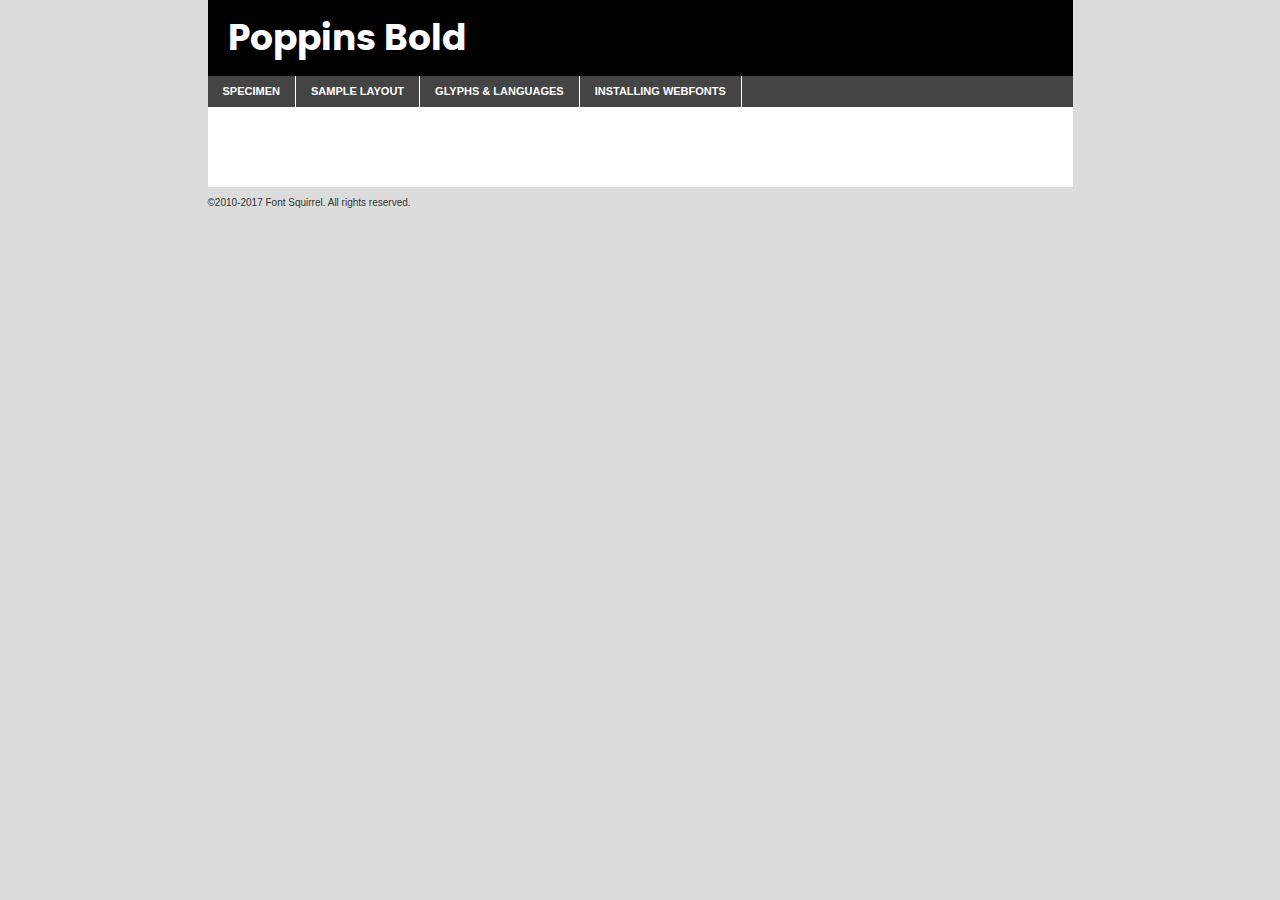
<file: Landing Page - Purple Lading Page/style/fonts/poppins-bold-demo.html>
<!DOCTYPE html PUBLIC "-//W3C//DTD XHTML 1.0 Transitional//EN"
	"http://www.w3.org/TR/xhtml1/DTD/xhtml1-transitional.dtd">

<html xmlns="http://www.w3.org/1999/xhtml" xml:lang="en" lang="en">
<head>
	<meta http-equiv="Content-Type" content="text/html; charset=utf-8" />
	<script src="http://ajax.googleapis.com/ajax/libs/jquery/1.7.2/jquery.min.js" type="text/javascript" charset="utf-8"></script>
	<script type="text/javascript">
	(function($){$.fn.easyTabs=function(option){var param=jQuery.extend({fadeSpeed:"fast",defaultContent:1,activeClass:'active'},option);$(this).each(function(){var thisId="#"+this.id;if(param.defaultContent==''){param.defaultContent=1;}
	if(typeof param.defaultContent=="number")
	{var defaultTab=$(thisId+" .tabs li:eq("+(param.defaultContent-1)+") a").attr('href').substr(1);}else{var defaultTab=param.defaultContent;}
	$(thisId+" .tabs li a").each(function(){var tabToHide=$(this).attr('href').substr(1);$("#"+tabToHide).addClass('easytabs-tab-content');});hideAll();changeContent(defaultTab);function hideAll(){$(thisId+" .easytabs-tab-content").hide();}
	function changeContent(tabId){hideAll();$(thisId+" .tabs li").removeClass(param.activeClass);$(thisId+" .tabs li a[href=#"+tabId+"]").closest('li').addClass(param.activeClass);if(param.fadeSpeed!="none")
	{$(thisId+" #"+tabId).fadeIn(param.fadeSpeed);}else{$(thisId+" #"+tabId).show();}}
	$(thisId+" .tabs li").click(function(){var tabId=$(this).find('a').attr('href').substr(1);changeContent(tabId);return false;});});}})(jQuery);
	</script>
	<link rel="stylesheet" href="specimen_files/specimen_stylesheet.css" type="text/css" charset="utf-8" />
	<link rel="stylesheet" href="stylesheet.css" type="text/css" charset="utf-8" />

	<style type="text/css">
					body{
				font-family: 'poppinsbold';
							}
		</style>

	<title>Poppins Bold Specimen</title>
	
	
	<script type="text/javascript" charset="utf-8">
		$(document).ready(function() {
			$('#container').easyTabs({defaultContent:1});
		});
	</script>
</head>

<body>
<div id="container">
	<div id="header">
		Poppins Bold	</div>
	<ul class="tabs">
		<li><a href="#specimen">Specimen</a></li>
		<li><a href="#layout">Sample Layout</a></li>
				<li><a href="#glyphs">Glyphs &amp; Languages</a></li>
		<li><a href="#installing">Installing Webfonts</a></li>
		
	</ul>
	
	<div id="main_content">

		
			<div id="specimen">
		
				<div class="section">
					<div class="grid12 firstcol">
						<div class="huge">AaBb</div>
					</div>
				</div>
		
				<div class="section">
					<div class="glyph_range">A&#x200B;B&#x200b;C&#x200b;D&#x200b;E&#x200b;F&#x200b;G&#x200b;H&#x200b;I&#x200b;J&#x200b;K&#x200b;L&#x200b;M&#x200b;N&#x200b;O&#x200b;P&#x200b;Q&#x200b;R&#x200b;S&#x200b;T&#x200b;U&#x200b;V&#x200b;W&#x200b;X&#x200b;Y&#x200b;Z&#x200b;a&#x200b;b&#x200b;c&#x200b;d&#x200b;e&#x200b;f&#x200b;g&#x200b;h&#x200b;i&#x200b;j&#x200b;k&#x200b;l&#x200b;m&#x200b;n&#x200b;o&#x200b;p&#x200b;q&#x200b;r&#x200b;s&#x200b;t&#x200b;u&#x200b;v&#x200b;w&#x200b;x&#x200b;y&#x200b;z&#x200b;1&#x200b;2&#x200b;3&#x200b;4&#x200b;5&#x200b;6&#x200b;7&#x200b;8&#x200b;9&#x200b;0&#x200b;&amp;&#x200b;.&#x200b;,&#x200b;?&#x200b;!&#x200b;&#64;&#x200b;(&#x200b;)&#x200b;#&#x200b;$&#x200b;%&#x200b;*&#x200b;+&#x200b;-&#x200b;=&#x200b;:&#x200b;;</div>
				</div>
				<div class="section">
					<div class="grid12 firstcol">
						<table class="sample_table">
							<tr><td>10</td><td class="size10">abcdefghijklmnopqrstuvwxyzABCDEFGHIJKLMNOPQRSTUVWXYZ0123456789abcdefghijklmnopqrstuvwxyzABCDEFGHIJKLMNOPQRSTUVWXYZ0123456789abcdefghijklmnopqrstuvwxyzABCDEFGHIJKLMNOPQRSTUVWXYZ</td></tr>
							<tr><td>11</td><td class="size11">abcdefghijklmnopqrstuvwxyzABCDEFGHIJKLMNOPQRSTUVWXYZ0123456789abcdefghijklmnopqrstuvwxyzABCDEFGHIJKLMNOPQRSTUVWXYZ0123456789abcdefghijklmnopqrstuvwxyzABCDEFGHIJKLMNOPQRSTUVWXYZ</td></tr>
							<tr><td>12</td><td class="size12">abcdefghijklmnopqrstuvwxyzABCDEFGHIJKLMNOPQRSTUVWXYZ0123456789abcdefghijklmnopqrstuvwxyzABCDEFGHIJKLMNOPQRSTUVWXYZ0123456789abcdefghijklmnopqrstuvwxyzABCDEFGHIJKLMNOPQRSTUVWXYZ</td></tr>
							<tr><td>13</td><td class="size13">abcdefghijklmnopqrstuvwxyzABCDEFGHIJKLMNOPQRSTUVWXYZ0123456789abcdefghijklmnopqrstuvwxyzABCDEFGHIJKLMNOPQRSTUVWXYZ0123456789abcdefghijklmnopqrstuvwxyzABCDEFGHIJKLMNOPQRSTUVWXYZ</td></tr>
							<tr><td>14</td><td class="size14">abcdefghijklmnopqrstuvwxyzABCDEFGHIJKLMNOPQRSTUVWXYZ0123456789abcdefghijklmnopqrstuvwxyzABCDEFGHIJKLMNOPQRSTUVWXYZ0123456789abcdefghijklmnopqrstuvwxyzABCDEFGHIJKLMNOPQRSTUVWXYZ</td></tr>
							<tr><td>16</td><td class="size16">abcdefghijklmnopqrstuvwxyzABCDEFGHIJKLMNOPQRSTUVWXYZ0123456789abcdefghijklmnopqrstuvwxyzABCDEFGHIJKLMNOPQRSTUVWXYZ</td></tr>
							<tr><td>18</td><td class="size18">abcdefghijklmnopqrstuvwxyzABCDEFGHIJKLMNOPQRSTUVWXYZ0123456789abcdefghijklmnopqrstuvwxyzABCDEFGHIJKLMNOPQRSTUVWXYZ</td></tr>
							<tr><td>20</td><td class="size20">abcdefghijklmnopqrstuvwxyzABCDEFGHIJKLMNOPQRSTUVWXYZ0123456789abcdefghijklmnopqrstuvwxyzABCDEFGHIJKLMNOPQRSTUVWXYZ</td></tr>
							<tr><td>24</td><td class="size24">abcdefghijklmnopqrstuvwxyzABCDEFGHIJKLMNOPQRSTUVWXYZ0123456789abcdefghijklmnopqrstuvwxyzABCDEFGHIJKLMNOPQRSTUVWXYZ</td></tr>
							<tr><td>30</td><td class="size30">abcdefghijklmnopqrstuvwxyzABCDEFGHIJKLMNOPQRSTUVWXYZ0123456789abcdefghijklmnopqrstuvwxyzABCDEFGHIJKLMNOPQRSTUVWXYZ</td></tr>
							<tr><td>36</td><td class="size36">abcdefghijklmnopqrstuvwxyzABCDEFGHIJKLMNOPQRSTUVWXYZ0123456789abcdefghijklmnopqrstuvwxyzABCDEFGHIJKLMNOPQRSTUVWXYZ</td></tr>
							<tr><td>48</td><td class="size48">abcdefghijklmnopqrstuvwxyzABCDEFGHIJKLMNOPQRSTUVWXYZ0123456789abcdefghijklmnopqrstuvwxyzABCDEFGHIJKLMNOPQRSTUVWXYZ</td></tr>
							<tr><td>60</td><td class="size60">abcdefghijklmnopqrstuvwxyzABCDEFGHIJKLMNOPQRSTUVWXYZ0123456789abcdefghijklmnopqrstuvwxyzABCDEFGHIJKLMNOPQRSTUVWXYZ</td></tr>
							<tr><td>72</td><td class="size72">abcdefghijklmnopqrstuvwxyzABCDEFGHIJKLMNOPQRSTUVWXYZ0123456789abcdefghijklmnopqrstuvwxyzABCDEFGHIJKLMNOPQRSTUVWXYZ</td></tr>
							<tr><td>90</td><td class="size90">abcdefghijklmnopqrstuvwxyzABCDEFGHIJKLMNOPQRSTUVWXYZ0123456789abcdefghijklmnopqrstuvwxyzABCDEFGHIJKLMNOPQRSTUVWXYZ</td></tr>
						</table>
				
					</div>
			
				</div>
		
		
		
								<div class="section" id="bodycomparison">


										<div id="xheight">
				<div class="fontbody">&#x25FC;&#x25FC;&#x25FC;&#x25FC;&#x25FC;&#x25FC;&#x25FC;&#x25FC;&#x25FC;&#x25FC;&#x25FC;&#x25FC;&#x25FC;&#x25FC;&#x25FC;&#x25FC;&#x25FC;&#x25FC;&#x25FC;&#x25FC;&#x25FC;&#x25FC;&#x25FC;&#x25FC;&#x25FC;&#x25FC;&#x25FC;&#x25FC;&#x25FC;&#x25FC;&#x25FC;&#x25FC;&#x25FC;&#x25FC;&#x25FC;&#x25FC;&#x25FC;&#x25FC;&#x25FC;&#x25FC;&#x25FC;&#x25FC;&#x25FC;&#x25FC;&#x25FC;&#x25FC;&#x25FC;&#x25FC;&#x25FC;&#x25FC;&#x25FC;&#x25FC;&#x25FC;&#x25FC;&#x25FC;&#x25FC;&#x25FC;&#x25FC;&#x25FC;&#x25FC;&#x25FC;&#x25FC;&#x25FC;&#x25FC;&#x25FC;&#x25FC;&#x25FC;&#x25FC;&#x25FC;&#x25FC;&#x25FC;&#x25FC;&#x25FC;&#x25FC;&#x25FC;&#x25FC;&#x25FC;&#x25FC;&#x25FC;&#x25FC;&#x25FC;&#x25FC;&#x25FC;&#x25FC;&#x25FC;&#x25FC;&#x25FC;&#x25FC;&#x25FC;&#x25FC;&#x25FC;&#x25FC;&#x25FC;&#x25FC;&#x25FC;&#x25FC;&#x25FC;&#x25FC;&#x25FC;body</div><div class="arialbody">body</div><div class="verdanabody">body</div><div class="georgiabody">body</div></div>
										<div class="fontbody" style="z-index:1">
											body<span>Poppins Bold</span>
										</div>
										<div class="arialbody" style="z-index:1">
											body<span>Arial</span>
										</div>
										<div class="verdanabody" style="z-index:1">
											body<span>Verdana</span>
										</div>
										<div class="georgiabody" style="z-index:1">
											body<span>Georgia</span>
										</div>



								</div>
		
		
				<div class="section psample psample_row1" id="">
					
					<div class="grid2 firstcol">
						<p class="size10"><span>10.</span>Aenean lacinia bibendum nulla sed consectetur. Fusce dapibus, tellus ac cursus commodo, tortor mauris condimentum nibh, ut fermentum massa justo sit amet risus. Nullam id dolor id nibh ultricies vehicula ut id elit. Cum sociis natoque penatibus et magnis dis parturient montes, nascetur ridiculus mus. Nulla vitae elit libero, a pharetra augue.</p>
			
					</div>
					<div class="grid3">
						<p class="size11"><span>11.</span>Aenean lacinia bibendum nulla sed consectetur. Fusce dapibus, tellus ac cursus commodo, tortor mauris condimentum nibh, ut fermentum massa justo sit amet risus. Nullam id dolor id nibh ultricies vehicula ut id elit. Cum sociis natoque penatibus et magnis dis parturient montes, nascetur ridiculus mus. Nulla vitae elit libero, a pharetra augue.</p>
			
					</div>
					<div class="grid3">
						<p class="size12"><span>12.</span>Aenean lacinia bibendum nulla sed consectetur. Fusce dapibus, tellus ac cursus commodo, tortor mauris condimentum nibh, ut fermentum massa justo sit amet risus. Nullam id dolor id nibh ultricies vehicula ut id elit. Cum sociis natoque penatibus et magnis dis parturient montes, nascetur ridiculus mus. Nulla vitae elit libero, a pharetra augue.</p>
			
					</div>
					<div class="grid4">
						<p class="size13"><span>13.</span>Aenean lacinia bibendum nulla sed consectetur. Fusce dapibus, tellus ac cursus commodo, tortor mauris condimentum nibh, ut fermentum massa justo sit amet risus. Nullam id dolor id nibh ultricies vehicula ut id elit. Cum sociis natoque penatibus et magnis dis parturient montes, nascetur ridiculus mus. Nulla vitae elit libero, a pharetra augue.</p>
			
					</div>
					<div class="white_blend"></div>
					
				</div>
				<div class="section psample psample_row2" id="">
					<div class="grid3 firstcol">
						<p class="size14"><span>14.</span>Aenean lacinia bibendum nulla sed consectetur. Fusce dapibus, tellus ac cursus commodo, tortor mauris condimentum nibh, ut fermentum massa justo sit amet risus. Nullam id dolor id nibh ultricies vehicula ut id elit. Cum sociis natoque penatibus et magnis dis parturient montes, nascetur ridiculus mus. Nulla vitae elit libero, a pharetra augue.</p>
			
					</div>
					<div class="grid4">
						<p class="size16"><span>16.</span>Aenean lacinia bibendum nulla sed consectetur. Fusce dapibus, tellus ac cursus commodo, tortor mauris condimentum nibh, ut fermentum massa justo sit amet risus. Nullam id dolor id nibh ultricies vehicula ut id elit. Cum sociis natoque penatibus et magnis dis parturient montes, nascetur ridiculus mus. Nulla vitae elit libero, a pharetra augue.</p>
			
					</div>
					<div class="grid5">
						<p class="size18"><span>18.</span>Aenean lacinia bibendum nulla sed consectetur. Fusce dapibus, tellus ac cursus commodo, tortor mauris condimentum nibh, ut fermentum massa justo sit amet risus. Nullam id dolor id nibh ultricies vehicula ut id elit. Cum sociis natoque penatibus et magnis dis parturient montes, nascetur ridiculus mus. Nulla vitae elit libero, a pharetra augue.</p>
			
					</div>

					<div class="white_blend"></div>

				</div>
				
				<div class="section psample psample_row3" id="">
					<div class="grid5 firstcol">
						<p class="size20"><span>20.</span>Aenean lacinia bibendum nulla sed consectetur. Fusce dapibus, tellus ac cursus commodo, tortor mauris condimentum nibh, ut fermentum massa justo sit amet risus. Nullam id dolor id nibh ultricies vehicula ut id elit. Cum sociis natoque penatibus et magnis dis parturient montes, nascetur ridiculus mus. Nulla vitae elit libero, a pharetra augue.</p>
					</div>
					<div class="grid7">
						<p class="size24"><span>24.</span>Aenean lacinia bibendum nulla sed consectetur. Fusce dapibus, tellus ac cursus commodo, tortor mauris condimentum nibh, ut fermentum massa justo sit amet risus. Nullam id dolor id nibh ultricies vehicula ut id elit. Cum sociis natoque penatibus et magnis dis parturient montes, nascetur ridiculus mus. Nulla vitae elit libero, a pharetra augue.</p>
					</div>
					
					<div class="white_blend"></div>
					
				</div>
				
				<div class="section psample psample_row4" id="">
					<div class="grid12 firstcol">
						<p class="size30"><span>30.</span>Aenean lacinia bibendum nulla sed consectetur. Fusce dapibus, tellus ac cursus commodo, tortor mauris condimentum nibh, ut fermentum massa justo sit amet risus. Nullam id dolor id nibh ultricies vehicula ut id elit. Cum sociis natoque penatibus et magnis dis parturient montes, nascetur ridiculus mus. Nulla vitae elit libero, a pharetra augue.</p>
					</div>
					<div class="white_blend"></div>
					
				</div>
				
				
				
				<div class="section psample psample_row1 fullreverse">
					<div class="grid2 firstcol">
						<p class="size10"><span>10.</span>Aenean lacinia bibendum nulla sed consectetur. Fusce dapibus, tellus ac cursus commodo, tortor mauris condimentum nibh, ut fermentum massa justo sit amet risus. Nullam id dolor id nibh ultricies vehicula ut id elit. Cum sociis natoque penatibus et magnis dis parturient montes, nascetur ridiculus mus. Nulla vitae elit libero, a pharetra augue.</p>
			
					</div>
					<div class="grid3">
						<p class="size11"><span>11.</span>Aenean lacinia bibendum nulla sed consectetur. Fusce dapibus, tellus ac cursus commodo, tortor mauris condimentum nibh, ut fermentum massa justo sit amet risus. Nullam id dolor id nibh ultricies vehicula ut id elit. Cum sociis natoque penatibus et magnis dis parturient montes, nascetur ridiculus mus. Nulla vitae elit libero, a pharetra augue.</p>
			
					</div>
					<div class="grid3">
						<p class="size12"><span>12.</span>Aenean lacinia bibendum nulla sed consectetur. Fusce dapibus, tellus ac cursus commodo, tortor mauris condimentum nibh, ut fermentum massa justo sit amet risus. Nullam id dolor id nibh ultricies vehicula ut id elit. Cum sociis natoque penatibus et magnis dis parturient montes, nascetur ridiculus mus. Nulla vitae elit libero, a pharetra augue.</p>
			
					</div>
					<div class="grid4">
						<p class="size13"><span>13.</span>Aenean lacinia bibendum nulla sed consectetur. Fusce dapibus, tellus ac cursus commodo, tortor mauris condimentum nibh, ut fermentum massa justo sit amet risus. Nullam id dolor id nibh ultricies vehicula ut id elit. Cum sociis natoque penatibus et magnis dis parturient montes, nascetur ridiculus mus. Nulla vitae elit libero, a pharetra augue.</p>
			
					</div>
					<div class="black_blend"></div>
					
				</div>
				
				<div class="section psample psample_row2 fullreverse">
					<div class="grid3 firstcol">
						<p class="size14"><span>14.</span>Aenean lacinia bibendum nulla sed consectetur. Fusce dapibus, tellus ac cursus commodo, tortor mauris condimentum nibh, ut fermentum massa justo sit amet risus. Nullam id dolor id nibh ultricies vehicula ut id elit. Cum sociis natoque penatibus et magnis dis parturient montes, nascetur ridiculus mus. Nulla vitae elit libero, a pharetra augue.</p>
			
					</div>
					<div class="grid4">
						<p class="size16"><span>16.</span>Aenean lacinia bibendum nulla sed consectetur. Fusce dapibus, tellus ac cursus commodo, tortor mauris condimentum nibh, ut fermentum massa justo sit amet risus. Nullam id dolor id nibh ultricies vehicula ut id elit. Cum sociis natoque penatibus et magnis dis parturient montes, nascetur ridiculus mus. Nulla vitae elit libero, a pharetra augue.</p>
			
					</div>
					<div class="grid5">
						<p class="size18"><span>18.</span>Aenean lacinia bibendum nulla sed consectetur. Fusce dapibus, tellus ac cursus commodo, tortor mauris condimentum nibh, ut fermentum massa justo sit amet risus. Nullam id dolor id nibh ultricies vehicula ut id elit. Cum sociis natoque penatibus et magnis dis parturient montes, nascetur ridiculus mus. Nulla vitae elit libero, a pharetra augue.</p>
			
					</div>
					<div class="black_blend"></div>

				</div>
				
				<div class="section psample fullreverse psample_row3" id="">
					<div class="grid5 firstcol">
						<p class="size20"><span>20.</span>Aenean lacinia bibendum nulla sed consectetur. Fusce dapibus, tellus ac cursus commodo, tortor mauris condimentum nibh, ut fermentum massa justo sit amet risus. Nullam id dolor id nibh ultricies vehicula ut id elit. Cum sociis natoque penatibus et magnis dis parturient montes, nascetur ridiculus mus. Nulla vitae elit libero, a pharetra augue.</p>
					</div>
					<div class="grid7">
						<p class="size24"><span>24.</span>Aenean lacinia bibendum nulla sed consectetur. Fusce dapibus, tellus ac cursus commodo, tortor mauris condimentum nibh, ut fermentum massa justo sit amet risus. Nullam id dolor id nibh ultricies vehicula ut id elit. Cum sociis natoque penatibus et magnis dis parturient montes, nascetur ridiculus mus. Nulla vitae elit libero, a pharetra augue.</p>
					</div>
					
					<div class="black_blend"></div>
					
				</div>
				
				<div class="section psample fullreverse psample_row4" id="" style="border-bottom: 20px #000 solid;">
					<div class="grid12 firstcol">
						<p class="size30"><span>30.</span>Aenean lacinia bibendum nulla sed consectetur. Fusce dapibus, tellus ac cursus commodo, tortor mauris condimentum nibh, ut fermentum massa justo sit amet risus. Nullam id dolor id nibh ultricies vehicula ut id elit. Cum sociis natoque penatibus et magnis dis parturient montes, nascetur ridiculus mus. Nulla vitae elit libero, a pharetra augue.</p>
					</div>
					<div class="black_blend"></div>
					
				</div>
				
				
				
				
			</div>
			
			<div id="layout">
				
				<div class="section">
					
					<div class="grid12 firstcol">
						<h1>Lorem Ipsum Dolor</h1>
						<h2>Etiam porta sem malesuada magna mollis euismod</h2>
						
						<p class="byline">By <a href="#link">Aenean Lacinia</a></p>
					</div>
				</div>
				<div class="section">
					<div class="grid8 firstcol">
						<p class="large">Donec sed odio dui. Morbi leo risus, porta ac consectetur ac, vestibulum at eros. Fusce dapibus, tellus ac cursus commodo, tortor mauris condimentum nibh, ut fermentum massa justo sit amet risus. </p>

						
						<h3>Pellentesque ornare sem</h3>

						<p>Maecenas sed diam eget risus varius blandit sit amet non magna. Maecenas faucibus mollis interdum. Donec ullamcorper nulla non metus auctor fringilla. Nullam id dolor id nibh ultricies vehicula ut id elit. Nullam id dolor id nibh ultricies vehicula ut id elit. </p>

						<p>Aenean eu leo quam. Pellentesque ornare sem lacinia quam venenatis vestibulum. Lorem ipsum dolor sit amet, consectetur adipiscing elit. Cum sociis natoque penatibus et magnis dis parturient montes, nascetur ridiculus mus. </p>

						<p>Nulla vitae elit libero, a pharetra augue. Praesent commodo cursus magna, vel scelerisque nisl consectetur et. Aenean lacinia bibendum nulla sed consectetur. </p>

						<p>Nullam quis risus eget urna mollis ornare vel eu leo. Nullam quis risus eget urna mollis ornare vel eu leo. Maecenas sed diam eget risus varius blandit sit amet non magna. Donec ullamcorper nulla non metus auctor fringilla. </p>

						<h3>Cras mattis consectetur</h3>

						<p>Aenean eu leo quam. Pellentesque ornare sem lacinia quam venenatis vestibulum. Aenean lacinia bibendum nulla sed consectetur. Integer posuere erat a ante venenatis dapibus posuere velit aliquet. Cras mattis consectetur purus sit amet fermentum. </p>

						<p>Nullam id dolor id nibh ultricies vehicula ut id elit. Nullam quis risus eget urna mollis ornare vel eu leo. Cras mattis consectetur purus sit amet fermentum.</p>
					</div>
					
					<div class="grid4 sidebar">
						
						<div class="box reverse">
							<p class="last">Nullam quis risus eget urna mollis ornare vel eu leo. Donec ullamcorper nulla non metus auctor fringilla. Cras mattis consectetur purus sit amet fermentum. Sed posuere consectetur est at lobortis. Lorem ipsum dolor sit amet, consectetur adipiscing elit. </p>
						</div>
						
						<p class="caption">Maecenas sed diam eget risus varius.</p>

						<p>Vestibulum id ligula porta felis euismod semper. Integer posuere erat a ante venenatis dapibus posuere velit aliquet. Vestibulum id ligula porta felis euismod semper. Sed posuere consectetur est at lobortis. Maecenas sed diam eget risus varius blandit sit amet non magna. Fusce dapibus, tellus ac cursus commodo, tortor mauris condimentum nibh, ut fermentum massa justo sit amet risus. </p>

					

						<p>Duis mollis, est non commodo luctus, nisi erat porttitor ligula, eget lacinia odio sem nec elit. Aenean lacinia bibendum nulla sed consectetur. Vivamus sagittis lacus vel augue laoreet rutrum faucibus dolor auctor. Aenean lacinia bibendum nulla sed consectetur. Nullam quis risus eget urna mollis ornare vel eu leo. </p>

						<p>Praesent commodo cursus magna, vel scelerisque nisl consectetur et. Donec ullamcorper nulla non metus auctor fringilla. Maecenas faucibus mollis interdum. Fusce dapibus, tellus ac cursus commodo, tortor mauris condimentum nibh, ut fermentum massa justo sit amet risus. </p>

					</div>
				</div>
				
			</div>


			



		<div id="glyphs">
			<div class="section">
				<div class="grid12 firstcol">
			
				<h1>Language Support</h1>
				<p>The subset of Poppins Bold in this kit supports the following languages:<br />
			
					Albanian, Basque, Breton, Chamorro, Danish, Dutch, English, Faroese, Finnish, French, Frisian, Galician, German, Icelandic, Italian, Malagasy, Norwegian, Portuguese, Spanish, Alsatian, Aragonese, Arapaho, Arrernte, Asturian, Aymara, Bislama, Cebuano, Corsican, Fijian, French_creole, Genoese, Gilbertese, Greenlandic, Haitian_creole, Hiligaynon, Hmong, Hopi, Ibanag, Iloko_ilokano, Indonesian, Interglossa_glosa, Interlingua, Irish_gaelic, Jerriais, Lojban, Lombard, Luxembourgeois, Manx, Mohawk, Norfolk_pitcairnese, Occitan, Oromo, Pangasinan, Papiamento, Piedmontese, Potawatomi, Rhaeto-romance, Romansh, Rotokas, Sami_lule, Samoan, Sardinian, Scots_gaelic, Seychelles_creole, Shona, Sicilian, Somali, Southern_ndebele, Swahili, Swati_swazi, Tagalog_filipino_pilipino, Tetum, Tok_pisin, Uyghur_latinized, Volapuk, Walloon, Warlpiri, Xhosa, Yapese, Zulu, Latinbasic, Ubasic, Demo				</p>
				<h1>Glyph Chart</h1>
				<p>The subset of Poppins Bold in this kit includes all the glyphs listed below. Unicode entities are included above each glyph to help you insert individual characters into your layout.</p>
				<div id="glyph_chart">
			
																														 <div><p>&amp;#13;</p>&#13;</div>
																				 <div><p>&amp;#32;</p>&#32;</div>
																				 <div><p>&amp;#33;</p>&#33;</div>
																				 <div><p>&amp;#34;</p>&#34;</div>
																				 <div><p>&amp;#35;</p>&#35;</div>
																				 <div><p>&amp;#36;</p>&#36;</div>
																				 <div><p>&amp;#37;</p>&#37;</div>
																				 <div><p>&amp;#38;</p>&#38;</div>
																				 <div><p>&amp;#39;</p>&#39;</div>
																				 <div><p>&amp;#40;</p>&#40;</div>
																				 <div><p>&amp;#41;</p>&#41;</div>
																				 <div><p>&amp;#42;</p>&#42;</div>
																				 <div><p>&amp;#43;</p>&#43;</div>
																				 <div><p>&amp;#44;</p>&#44;</div>
																				 <div><p>&amp;#45;</p>&#45;</div>
																				 <div><p>&amp;#46;</p>&#46;</div>
																				 <div><p>&amp;#47;</p>&#47;</div>
																				 <div><p>&amp;#48;</p>&#48;</div>
																				 <div><p>&amp;#49;</p>&#49;</div>
																				 <div><p>&amp;#50;</p>&#50;</div>
																				 <div><p>&amp;#51;</p>&#51;</div>
																				 <div><p>&amp;#52;</p>&#52;</div>
																				 <div><p>&amp;#53;</p>&#53;</div>
																				 <div><p>&amp;#54;</p>&#54;</div>
																				 <div><p>&amp;#55;</p>&#55;</div>
																				 <div><p>&amp;#56;</p>&#56;</div>
																				 <div><p>&amp;#57;</p>&#57;</div>
																				 <div><p>&amp;#58;</p>&#58;</div>
																				 <div><p>&amp;#59;</p>&#59;</div>
																				 <div><p>&amp;#60;</p>&#60;</div>
																				 <div><p>&amp;#61;</p>&#61;</div>
																				 <div><p>&amp;#62;</p>&#62;</div>
																				 <div><p>&amp;#63;</p>&#63;</div>
																				 <div><p>&amp;#64;</p>&#64;</div>
																				 <div><p>&amp;#65;</p>&#65;</div>
																				 <div><p>&amp;#66;</p>&#66;</div>
																				 <div><p>&amp;#67;</p>&#67;</div>
																				 <div><p>&amp;#68;</p>&#68;</div>
																				 <div><p>&amp;#69;</p>&#69;</div>
																				 <div><p>&amp;#70;</p>&#70;</div>
																				 <div><p>&amp;#71;</p>&#71;</div>
																				 <div><p>&amp;#72;</p>&#72;</div>
																				 <div><p>&amp;#73;</p>&#73;</div>
																				 <div><p>&amp;#74;</p>&#74;</div>
																				 <div><p>&amp;#75;</p>&#75;</div>
																				 <div><p>&amp;#76;</p>&#76;</div>
																				 <div><p>&amp;#77;</p>&#77;</div>
																				 <div><p>&amp;#78;</p>&#78;</div>
																				 <div><p>&amp;#79;</p>&#79;</div>
																				 <div><p>&amp;#80;</p>&#80;</div>
																				 <div><p>&amp;#81;</p>&#81;</div>
																				 <div><p>&amp;#82;</p>&#82;</div>
																				 <div><p>&amp;#83;</p>&#83;</div>
																				 <div><p>&amp;#84;</p>&#84;</div>
																				 <div><p>&amp;#85;</p>&#85;</div>
																				 <div><p>&amp;#86;</p>&#86;</div>
																				 <div><p>&amp;#87;</p>&#87;</div>
																				 <div><p>&amp;#88;</p>&#88;</div>
																				 <div><p>&amp;#89;</p>&#89;</div>
																				 <div><p>&amp;#90;</p>&#90;</div>
																				 <div><p>&amp;#91;</p>&#91;</div>
																				 <div><p>&amp;#92;</p>&#92;</div>
																				 <div><p>&amp;#93;</p>&#93;</div>
																				 <div><p>&amp;#94;</p>&#94;</div>
																				 <div><p>&amp;#95;</p>&#95;</div>
																				 <div><p>&amp;#96;</p>&#96;</div>
																				 <div><p>&amp;#97;</p>&#97;</div>
																				 <div><p>&amp;#98;</p>&#98;</div>
																				 <div><p>&amp;#99;</p>&#99;</div>
																				 <div><p>&amp;#100;</p>&#100;</div>
																				 <div><p>&amp;#101;</p>&#101;</div>
																				 <div><p>&amp;#102;</p>&#102;</div>
																				 <div><p>&amp;#103;</p>&#103;</div>
																				 <div><p>&amp;#104;</p>&#104;</div>
																				 <div><p>&amp;#105;</p>&#105;</div>
																				 <div><p>&amp;#106;</p>&#106;</div>
																				 <div><p>&amp;#107;</p>&#107;</div>
																				 <div><p>&amp;#108;</p>&#108;</div>
																				 <div><p>&amp;#109;</p>&#109;</div>
																				 <div><p>&amp;#110;</p>&#110;</div>
																				 <div><p>&amp;#111;</p>&#111;</div>
																				 <div><p>&amp;#112;</p>&#112;</div>
																				 <div><p>&amp;#113;</p>&#113;</div>
																				 <div><p>&amp;#114;</p>&#114;</div>
																				 <div><p>&amp;#115;</p>&#115;</div>
																				 <div><p>&amp;#116;</p>&#116;</div>
																				 <div><p>&amp;#117;</p>&#117;</div>
																				 <div><p>&amp;#118;</p>&#118;</div>
																				 <div><p>&amp;#119;</p>&#119;</div>
																				 <div><p>&amp;#120;</p>&#120;</div>
																				 <div><p>&amp;#121;</p>&#121;</div>
																				 <div><p>&amp;#122;</p>&#122;</div>
																				 <div><p>&amp;#123;</p>&#123;</div>
																				 <div><p>&amp;#124;</p>&#124;</div>
																				 <div><p>&amp;#125;</p>&#125;</div>
																				 <div><p>&amp;#126;</p>&#126;</div>
																				 <div><p>&amp;#160;</p>&#160;</div>
																				 <div><p>&amp;#161;</p>&#161;</div>
																				 <div><p>&amp;#162;</p>&#162;</div>
																				 <div><p>&amp;#163;</p>&#163;</div>
																				 <div><p>&amp;#164;</p>&#164;</div>
																				 <div><p>&amp;#165;</p>&#165;</div>
																				 <div><p>&amp;#166;</p>&#166;</div>
																				 <div><p>&amp;#167;</p>&#167;</div>
																				 <div><p>&amp;#168;</p>&#168;</div>
																				 <div><p>&amp;#169;</p>&#169;</div>
																				 <div><p>&amp;#170;</p>&#170;</div>
																				 <div><p>&amp;#171;</p>&#171;</div>
																				 <div><p>&amp;#172;</p>&#172;</div>
																				 <div><p>&amp;#173;</p>&#173;</div>
																				 <div><p>&amp;#174;</p>&#174;</div>
																				 <div><p>&amp;#175;</p>&#175;</div>
																				 <div><p>&amp;#176;</p>&#176;</div>
																				 <div><p>&amp;#177;</p>&#177;</div>
																				 <div><p>&amp;#178;</p>&#178;</div>
																				 <div><p>&amp;#179;</p>&#179;</div>
																				 <div><p>&amp;#180;</p>&#180;</div>
																				 <div><p>&amp;#181;</p>&#181;</div>
																				 <div><p>&amp;#182;</p>&#182;</div>
																				 <div><p>&amp;#183;</p>&#183;</div>
																				 <div><p>&amp;#184;</p>&#184;</div>
																				 <div><p>&amp;#185;</p>&#185;</div>
																				 <div><p>&amp;#186;</p>&#186;</div>
																				 <div><p>&amp;#187;</p>&#187;</div>
																				 <div><p>&amp;#188;</p>&#188;</div>
																				 <div><p>&amp;#189;</p>&#189;</div>
																				 <div><p>&amp;#190;</p>&#190;</div>
																				 <div><p>&amp;#191;</p>&#191;</div>
																				 <div><p>&amp;#192;</p>&#192;</div>
																				 <div><p>&amp;#193;</p>&#193;</div>
																				 <div><p>&amp;#194;</p>&#194;</div>
																				 <div><p>&amp;#195;</p>&#195;</div>
																				 <div><p>&amp;#196;</p>&#196;</div>
																				 <div><p>&amp;#197;</p>&#197;</div>
																				 <div><p>&amp;#198;</p>&#198;</div>
																				 <div><p>&amp;#199;</p>&#199;</div>
																				 <div><p>&amp;#200;</p>&#200;</div>
																				 <div><p>&amp;#201;</p>&#201;</div>
																				 <div><p>&amp;#202;</p>&#202;</div>
																				 <div><p>&amp;#203;</p>&#203;</div>
																				 <div><p>&amp;#204;</p>&#204;</div>
																				 <div><p>&amp;#205;</p>&#205;</div>
																				 <div><p>&amp;#206;</p>&#206;</div>
																				 <div><p>&amp;#207;</p>&#207;</div>
																				 <div><p>&amp;#208;</p>&#208;</div>
																				 <div><p>&amp;#209;</p>&#209;</div>
																				 <div><p>&amp;#210;</p>&#210;</div>
																				 <div><p>&amp;#211;</p>&#211;</div>
																				 <div><p>&amp;#212;</p>&#212;</div>
																				 <div><p>&amp;#213;</p>&#213;</div>
																				 <div><p>&amp;#214;</p>&#214;</div>
																				 <div><p>&amp;#215;</p>&#215;</div>
																				 <div><p>&amp;#216;</p>&#216;</div>
																				 <div><p>&amp;#217;</p>&#217;</div>
																				 <div><p>&amp;#218;</p>&#218;</div>
																				 <div><p>&amp;#219;</p>&#219;</div>
																				 <div><p>&amp;#220;</p>&#220;</div>
																				 <div><p>&amp;#221;</p>&#221;</div>
																				 <div><p>&amp;#222;</p>&#222;</div>
																				 <div><p>&amp;#223;</p>&#223;</div>
																				 <div><p>&amp;#224;</p>&#224;</div>
																				 <div><p>&amp;#225;</p>&#225;</div>
																				 <div><p>&amp;#226;</p>&#226;</div>
																				 <div><p>&amp;#227;</p>&#227;</div>
																				 <div><p>&amp;#228;</p>&#228;</div>
																				 <div><p>&amp;#229;</p>&#229;</div>
																				 <div><p>&amp;#230;</p>&#230;</div>
																				 <div><p>&amp;#231;</p>&#231;</div>
																				 <div><p>&amp;#232;</p>&#232;</div>
																				 <div><p>&amp;#233;</p>&#233;</div>
																				 <div><p>&amp;#234;</p>&#234;</div>
																				 <div><p>&amp;#235;</p>&#235;</div>
																				 <div><p>&amp;#236;</p>&#236;</div>
																				 <div><p>&amp;#237;</p>&#237;</div>
																				 <div><p>&amp;#238;</p>&#238;</div>
																				 <div><p>&amp;#239;</p>&#239;</div>
																				 <div><p>&amp;#240;</p>&#240;</div>
																				 <div><p>&amp;#241;</p>&#241;</div>
																				 <div><p>&amp;#242;</p>&#242;</div>
																				 <div><p>&amp;#243;</p>&#243;</div>
																				 <div><p>&amp;#244;</p>&#244;</div>
																				 <div><p>&amp;#245;</p>&#245;</div>
																				 <div><p>&amp;#246;</p>&#246;</div>
																				 <div><p>&amp;#247;</p>&#247;</div>
																				 <div><p>&amp;#248;</p>&#248;</div>
																				 <div><p>&amp;#249;</p>&#249;</div>
																				 <div><p>&amp;#250;</p>&#250;</div>
																				 <div><p>&amp;#251;</p>&#251;</div>
																				 <div><p>&amp;#252;</p>&#252;</div>
																				 <div><p>&amp;#253;</p>&#253;</div>
																				 <div><p>&amp;#254;</p>&#254;</div>
																				 <div><p>&amp;#255;</p>&#255;</div>
																				 <div><p>&amp;#338;</p>&#338;</div>
																				 <div><p>&amp;#339;</p>&#339;</div>
																				 <div><p>&amp;#376;</p>&#376;</div>
																				 <div><p>&amp;#710;</p>&#710;</div>
																				 <div><p>&amp;#732;</p>&#732;</div>
																				 <div><p>&amp;#8192;</p>&#8192;</div>
																				 <div><p>&amp;#8193;</p>&#8193;</div>
																				 <div><p>&amp;#8194;</p>&#8194;</div>
																				 <div><p>&amp;#8195;</p>&#8195;</div>
																				 <div><p>&amp;#8196;</p>&#8196;</div>
																				 <div><p>&amp;#8197;</p>&#8197;</div>
																				 <div><p>&amp;#8198;</p>&#8198;</div>
																				 <div><p>&amp;#8199;</p>&#8199;</div>
																				 <div><p>&amp;#8200;</p>&#8200;</div>
																				 <div><p>&amp;#8201;</p>&#8201;</div>
																				 <div><p>&amp;#8202;</p>&#8202;</div>
																				 <div><p>&amp;#8208;</p>&#8208;</div>
																				 <div><p>&amp;#8209;</p>&#8209;</div>
																				 <div><p>&amp;#8210;</p>&#8210;</div>
																				 <div><p>&amp;#8211;</p>&#8211;</div>
																				 <div><p>&amp;#8212;</p>&#8212;</div>
																				 <div><p>&amp;#8216;</p>&#8216;</div>
																				 <div><p>&amp;#8217;</p>&#8217;</div>
																				 <div><p>&amp;#8218;</p>&#8218;</div>
																				 <div><p>&amp;#8220;</p>&#8220;</div>
																				 <div><p>&amp;#8221;</p>&#8221;</div>
																				 <div><p>&amp;#8222;</p>&#8222;</div>
																				 <div><p>&amp;#8226;</p>&#8226;</div>
																				 <div><p>&amp;#8230;</p>&#8230;</div>
																				 <div><p>&amp;#8239;</p>&#8239;</div>
																				 <div><p>&amp;#8249;</p>&#8249;</div>
																				 <div><p>&amp;#8250;</p>&#8250;</div>
																				 <div><p>&amp;#8287;</p>&#8287;</div>
																				 <div><p>&amp;#8364;</p>&#8364;</div>
																				 <div><p>&amp;#8482;</p>&#8482;</div>
																				 <div><p>&amp;#64257;</p>&#64257;</div>
																				 <div><p>&amp;#64258;</p>&#64258;</div>
																																																</div>	
				</div>
		
		
			</div>
		</div>
		
		
		<div id="specs">
			
		</div>
	
		<div id="installing">
			<div class="section">
				<div class="grid7 firstcol">
					<h1>Installing Webfonts</h1>
					
					<p>Webfonts are supported by all major browser platforms but not all in the same way. There are currently four different font formats that must be included in order to target all browsers. This includes TTF, WOFF, EOT and SVG.</p>
					
					<h2>1. Upload your webfonts</h2>
					<p>You must upload your webfont kit to your website. They should be in or near the same directory as your CSS files.</p>
					
					<h2>2. Include the webfont stylesheet</h2>
					<p>A special CSS @font-face declaration helps the various browsers select the appropriate font it needs without causing you a bunch of headaches. Learn more about this syntax by reading the <a href="https://www.fontspring.com/blog/further-hardening-of-the-bulletproof-syntax">Fontspring blog post</a> about it. The code for it is as follows:</p>


<code>
@font-face{ 
	font-family: 'MyWebFont';
	src: url('WebFont.eot');
	src: url('WebFont.eot?#iefix') format('embedded-opentype'),
	     url('WebFont.woff') format('woff'),
	     url('WebFont.ttf') format('truetype'),
	     url('WebFont.svg#webfont') format('svg');
}
</code>

	<p>We've already gone ahead and generated the code for you. All you have to do is link to the stylesheet in your HTML, like this:</p>
	<code>&lt;link rel=&quot;stylesheet&quot; href=&quot;stylesheet.css&quot; type=&quot;text/css&quot; charset=&quot;utf-8&quot; /&gt;</code>

					<h2>3. Modify your own stylesheet</h2>
					<p>To take advantage of your new fonts, you must tell your stylesheet to use them. Look at the original @font-face declaration above and find the property called "font-family." The name linked there will be what you use to reference the font. Prepend that webfont name to the font stack in the "font-family" property, inside the selector you want to change. For example:</p>
<code>p { font-family: 'WebFont', Arial, sans-serif; }</code>

<h2>4. Test</h2>
<p>Getting webfonts to work cross-browser <em>can</em> be tricky. Use the information in the sidebar to help you if you find that fonts aren't loading in a particular browser.</p>
				</div>
				
				<div class="grid5 sidebar">
					<div class="box">
						<h2>Troubleshooting<br />Font-Face Problems</h2>
						<p>Having trouble getting your webfonts to load in your new website? Here are some tips to sort out what might be the problem.</p>

						<h3>Fonts not showing in any browser</h3>

						<p>This sounds like you need to work on the plumbing. You either did not upload the fonts to the correct directory, or you did not link the fonts properly in the CSS. If you've confirmed that all this is correct and you still have a problem, take a look at your .htaccess file and see if requests are getting intercepted.</p>

						<h3>Fonts not loading in iPhone or iPad</h3>

						<p>The most common problem here is that you are serving the fonts from an IIS server. IIS refuses to serve files that have unknown MIME types. If that is the case, you must set the MIME type for SVG to "image/svg+xml" in the server settings. Follow these instructions from Microsoft if you need help.</p>

						<h3>Fonts not loading in Firefox</h3>

						<p>The primary reason for this failure? You are still using a version Firefox older than 3.5. So upgrade already! If that isn't it, then you are very likely serving fonts from a different domain. Firefox requires that all font assets be served from the same domain. Lastly it is possible that you need to add WOFF to your list of MIME types (if you are serving via IIS.)</p>

						<h3>Fonts not loading in IE</h3>

						<p>Are you looking at Internet Explorer on an actual Windows machine or are you cheating by using a service like Adobe BrowserLab? Many of these screenshot services do not render @font-face for IE. Best to test it on a real machine.</p>

						<h3>Fonts not loading in IE9</h3>

						<p>IE9, like Firefox, requires that fonts be served from the same domain as the website. Make sure that is the case.</p>
					</div>
				</div>
			</div>
			
		</div>
	
	</div>
	<div id="footer">
		<p>&copy;2010-2017 Font Squirrel. All rights reserved.</p>
	</div>
</div>
</body>
</html>
</file>
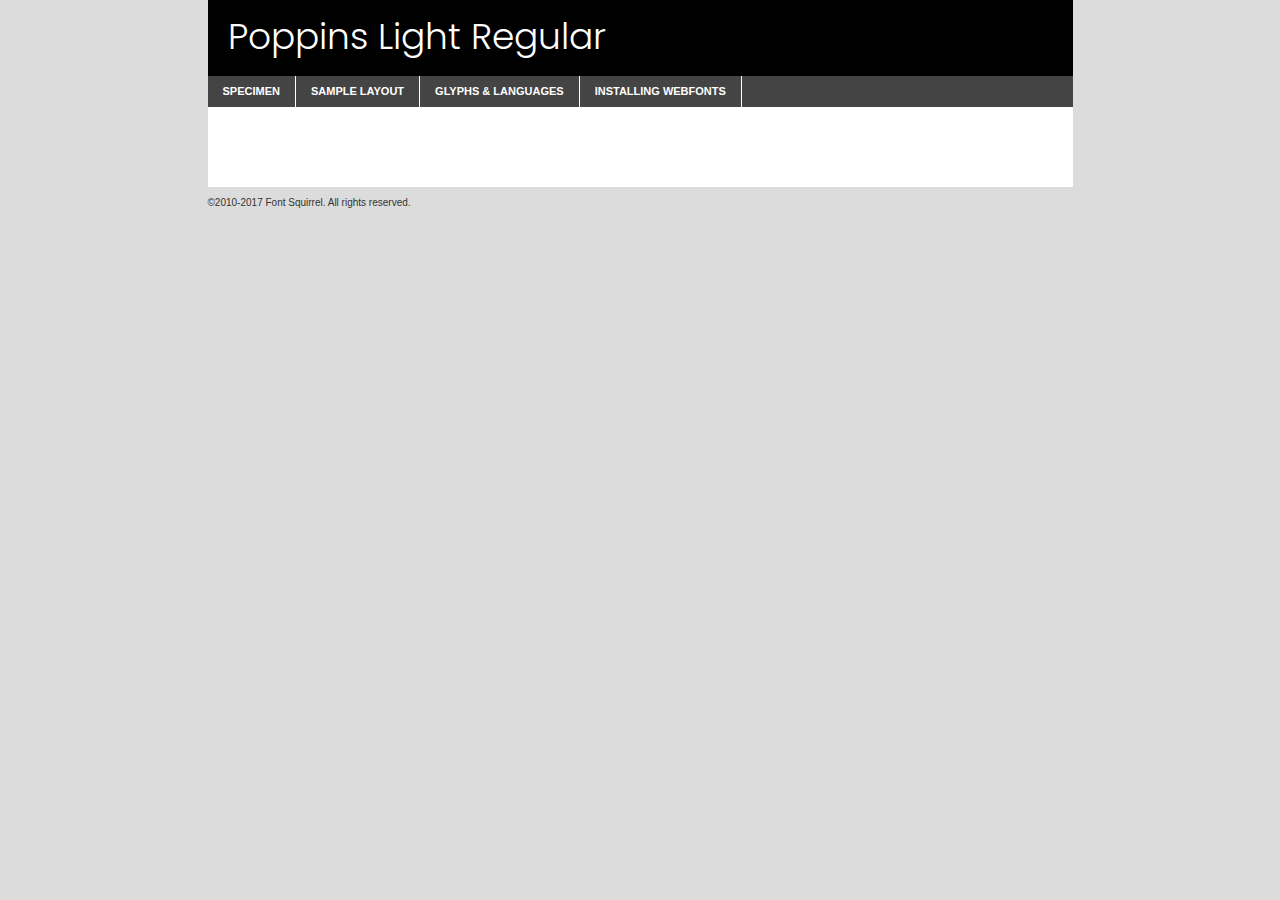
<file: Landing Page - Purple Lading Page/style/fonts/poppins-light-demo.html>
<!DOCTYPE html PUBLIC "-//W3C//DTD XHTML 1.0 Transitional//EN"
	"http://www.w3.org/TR/xhtml1/DTD/xhtml1-transitional.dtd">

<html xmlns="http://www.w3.org/1999/xhtml" xml:lang="en" lang="en">
<head>
	<meta http-equiv="Content-Type" content="text/html; charset=utf-8" />
	<script src="http://ajax.googleapis.com/ajax/libs/jquery/1.7.2/jquery.min.js" type="text/javascript" charset="utf-8"></script>
	<script type="text/javascript">
	(function($){$.fn.easyTabs=function(option){var param=jQuery.extend({fadeSpeed:"fast",defaultContent:1,activeClass:'active'},option);$(this).each(function(){var thisId="#"+this.id;if(param.defaultContent==''){param.defaultContent=1;}
	if(typeof param.defaultContent=="number")
	{var defaultTab=$(thisId+" .tabs li:eq("+(param.defaultContent-1)+") a").attr('href').substr(1);}else{var defaultTab=param.defaultContent;}
	$(thisId+" .tabs li a").each(function(){var tabToHide=$(this).attr('href').substr(1);$("#"+tabToHide).addClass('easytabs-tab-content');});hideAll();changeContent(defaultTab);function hideAll(){$(thisId+" .easytabs-tab-content").hide();}
	function changeContent(tabId){hideAll();$(thisId+" .tabs li").removeClass(param.activeClass);$(thisId+" .tabs li a[href=#"+tabId+"]").closest('li').addClass(param.activeClass);if(param.fadeSpeed!="none")
	{$(thisId+" #"+tabId).fadeIn(param.fadeSpeed);}else{$(thisId+" #"+tabId).show();}}
	$(thisId+" .tabs li").click(function(){var tabId=$(this).find('a').attr('href').substr(1);changeContent(tabId);return false;});});}})(jQuery);
	</script>
	<link rel="stylesheet" href="specimen_files/specimen_stylesheet.css" type="text/css" charset="utf-8" />
	<link rel="stylesheet" href="stylesheet.css" type="text/css" charset="utf-8" />

	<style type="text/css">
					body{
				font-family: 'poppinslight';
							}
		</style>

	<title>Poppins Light Regular Specimen</title>
	
	
	<script type="text/javascript" charset="utf-8">
		$(document).ready(function() {
			$('#container').easyTabs({defaultContent:1});
		});
	</script>
</head>

<body>
<div id="container">
	<div id="header">
		Poppins Light Regular	</div>
	<ul class="tabs">
		<li><a href="#specimen">Specimen</a></li>
		<li><a href="#layout">Sample Layout</a></li>
				<li><a href="#glyphs">Glyphs &amp; Languages</a></li>
		<li><a href="#installing">Installing Webfonts</a></li>
		
	</ul>
	
	<div id="main_content">

		
			<div id="specimen">
		
				<div class="section">
					<div class="grid12 firstcol">
						<div class="huge">AaBb</div>
					</div>
				</div>
		
				<div class="section">
					<div class="glyph_range">A&#x200B;B&#x200b;C&#x200b;D&#x200b;E&#x200b;F&#x200b;G&#x200b;H&#x200b;I&#x200b;J&#x200b;K&#x200b;L&#x200b;M&#x200b;N&#x200b;O&#x200b;P&#x200b;Q&#x200b;R&#x200b;S&#x200b;T&#x200b;U&#x200b;V&#x200b;W&#x200b;X&#x200b;Y&#x200b;Z&#x200b;a&#x200b;b&#x200b;c&#x200b;d&#x200b;e&#x200b;f&#x200b;g&#x200b;h&#x200b;i&#x200b;j&#x200b;k&#x200b;l&#x200b;m&#x200b;n&#x200b;o&#x200b;p&#x200b;q&#x200b;r&#x200b;s&#x200b;t&#x200b;u&#x200b;v&#x200b;w&#x200b;x&#x200b;y&#x200b;z&#x200b;1&#x200b;2&#x200b;3&#x200b;4&#x200b;5&#x200b;6&#x200b;7&#x200b;8&#x200b;9&#x200b;0&#x200b;&amp;&#x200b;.&#x200b;,&#x200b;?&#x200b;!&#x200b;&#64;&#x200b;(&#x200b;)&#x200b;#&#x200b;$&#x200b;%&#x200b;*&#x200b;+&#x200b;-&#x200b;=&#x200b;:&#x200b;;</div>
				</div>
				<div class="section">
					<div class="grid12 firstcol">
						<table class="sample_table">
							<tr><td>10</td><td class="size10">abcdefghijklmnopqrstuvwxyzABCDEFGHIJKLMNOPQRSTUVWXYZ0123456789abcdefghijklmnopqrstuvwxyzABCDEFGHIJKLMNOPQRSTUVWXYZ0123456789abcdefghijklmnopqrstuvwxyzABCDEFGHIJKLMNOPQRSTUVWXYZ</td></tr>
							<tr><td>11</td><td class="size11">abcdefghijklmnopqrstuvwxyzABCDEFGHIJKLMNOPQRSTUVWXYZ0123456789abcdefghijklmnopqrstuvwxyzABCDEFGHIJKLMNOPQRSTUVWXYZ0123456789abcdefghijklmnopqrstuvwxyzABCDEFGHIJKLMNOPQRSTUVWXYZ</td></tr>
							<tr><td>12</td><td class="size12">abcdefghijklmnopqrstuvwxyzABCDEFGHIJKLMNOPQRSTUVWXYZ0123456789abcdefghijklmnopqrstuvwxyzABCDEFGHIJKLMNOPQRSTUVWXYZ0123456789abcdefghijklmnopqrstuvwxyzABCDEFGHIJKLMNOPQRSTUVWXYZ</td></tr>
							<tr><td>13</td><td class="size13">abcdefghijklmnopqrstuvwxyzABCDEFGHIJKLMNOPQRSTUVWXYZ0123456789abcdefghijklmnopqrstuvwxyzABCDEFGHIJKLMNOPQRSTUVWXYZ0123456789abcdefghijklmnopqrstuvwxyzABCDEFGHIJKLMNOPQRSTUVWXYZ</td></tr>
							<tr><td>14</td><td class="size14">abcdefghijklmnopqrstuvwxyzABCDEFGHIJKLMNOPQRSTUVWXYZ0123456789abcdefghijklmnopqrstuvwxyzABCDEFGHIJKLMNOPQRSTUVWXYZ0123456789abcdefghijklmnopqrstuvwxyzABCDEFGHIJKLMNOPQRSTUVWXYZ</td></tr>
							<tr><td>16</td><td class="size16">abcdefghijklmnopqrstuvwxyzABCDEFGHIJKLMNOPQRSTUVWXYZ0123456789abcdefghijklmnopqrstuvwxyzABCDEFGHIJKLMNOPQRSTUVWXYZ</td></tr>
							<tr><td>18</td><td class="size18">abcdefghijklmnopqrstuvwxyzABCDEFGHIJKLMNOPQRSTUVWXYZ0123456789abcdefghijklmnopqrstuvwxyzABCDEFGHIJKLMNOPQRSTUVWXYZ</td></tr>
							<tr><td>20</td><td class="size20">abcdefghijklmnopqrstuvwxyzABCDEFGHIJKLMNOPQRSTUVWXYZ0123456789abcdefghijklmnopqrstuvwxyzABCDEFGHIJKLMNOPQRSTUVWXYZ</td></tr>
							<tr><td>24</td><td class="size24">abcdefghijklmnopqrstuvwxyzABCDEFGHIJKLMNOPQRSTUVWXYZ0123456789abcdefghijklmnopqrstuvwxyzABCDEFGHIJKLMNOPQRSTUVWXYZ</td></tr>
							<tr><td>30</td><td class="size30">abcdefghijklmnopqrstuvwxyzABCDEFGHIJKLMNOPQRSTUVWXYZ0123456789abcdefghijklmnopqrstuvwxyzABCDEFGHIJKLMNOPQRSTUVWXYZ</td></tr>
							<tr><td>36</td><td class="size36">abcdefghijklmnopqrstuvwxyzABCDEFGHIJKLMNOPQRSTUVWXYZ0123456789abcdefghijklmnopqrstuvwxyzABCDEFGHIJKLMNOPQRSTUVWXYZ</td></tr>
							<tr><td>48</td><td class="size48">abcdefghijklmnopqrstuvwxyzABCDEFGHIJKLMNOPQRSTUVWXYZ0123456789abcdefghijklmnopqrstuvwxyzABCDEFGHIJKLMNOPQRSTUVWXYZ</td></tr>
							<tr><td>60</td><td class="size60">abcdefghijklmnopqrstuvwxyzABCDEFGHIJKLMNOPQRSTUVWXYZ0123456789abcdefghijklmnopqrstuvwxyzABCDEFGHIJKLMNOPQRSTUVWXYZ</td></tr>
							<tr><td>72</td><td class="size72">abcdefghijklmnopqrstuvwxyzABCDEFGHIJKLMNOPQRSTUVWXYZ0123456789abcdefghijklmnopqrstuvwxyzABCDEFGHIJKLMNOPQRSTUVWXYZ</td></tr>
							<tr><td>90</td><td class="size90">abcdefghijklmnopqrstuvwxyzABCDEFGHIJKLMNOPQRSTUVWXYZ0123456789abcdefghijklmnopqrstuvwxyzABCDEFGHIJKLMNOPQRSTUVWXYZ</td></tr>
						</table>
				
					</div>
			
				</div>
		
		
		
								<div class="section" id="bodycomparison">


										<div id="xheight">
				<div class="fontbody">&#x25FC;&#x25FC;&#x25FC;&#x25FC;&#x25FC;&#x25FC;&#x25FC;&#x25FC;&#x25FC;&#x25FC;&#x25FC;&#x25FC;&#x25FC;&#x25FC;&#x25FC;&#x25FC;&#x25FC;&#x25FC;&#x25FC;&#x25FC;&#x25FC;&#x25FC;&#x25FC;&#x25FC;&#x25FC;&#x25FC;&#x25FC;&#x25FC;&#x25FC;&#x25FC;&#x25FC;&#x25FC;&#x25FC;&#x25FC;&#x25FC;&#x25FC;&#x25FC;&#x25FC;&#x25FC;&#x25FC;&#x25FC;&#x25FC;&#x25FC;&#x25FC;&#x25FC;&#x25FC;&#x25FC;&#x25FC;&#x25FC;&#x25FC;&#x25FC;&#x25FC;&#x25FC;&#x25FC;&#x25FC;&#x25FC;&#x25FC;&#x25FC;&#x25FC;&#x25FC;&#x25FC;&#x25FC;&#x25FC;&#x25FC;&#x25FC;&#x25FC;&#x25FC;&#x25FC;&#x25FC;&#x25FC;&#x25FC;&#x25FC;&#x25FC;&#x25FC;&#x25FC;&#x25FC;&#x25FC;&#x25FC;&#x25FC;&#x25FC;&#x25FC;&#x25FC;&#x25FC;&#x25FC;&#x25FC;&#x25FC;&#x25FC;&#x25FC;&#x25FC;&#x25FC;&#x25FC;&#x25FC;&#x25FC;&#x25FC;&#x25FC;&#x25FC;&#x25FC;&#x25FC;&#x25FC;body</div><div class="arialbody">body</div><div class="verdanabody">body</div><div class="georgiabody">body</div></div>
										<div class="fontbody" style="z-index:1">
											body<span>Poppins Light Regular</span>
										</div>
										<div class="arialbody" style="z-index:1">
											body<span>Arial</span>
										</div>
										<div class="verdanabody" style="z-index:1">
											body<span>Verdana</span>
										</div>
										<div class="georgiabody" style="z-index:1">
											body<span>Georgia</span>
										</div>



								</div>
		
		
				<div class="section psample psample_row1" id="">
					
					<div class="grid2 firstcol">
						<p class="size10"><span>10.</span>Aenean lacinia bibendum nulla sed consectetur. Fusce dapibus, tellus ac cursus commodo, tortor mauris condimentum nibh, ut fermentum massa justo sit amet risus. Nullam id dolor id nibh ultricies vehicula ut id elit. Cum sociis natoque penatibus et magnis dis parturient montes, nascetur ridiculus mus. Nulla vitae elit libero, a pharetra augue.</p>
			
					</div>
					<div class="grid3">
						<p class="size11"><span>11.</span>Aenean lacinia bibendum nulla sed consectetur. Fusce dapibus, tellus ac cursus commodo, tortor mauris condimentum nibh, ut fermentum massa justo sit amet risus. Nullam id dolor id nibh ultricies vehicula ut id elit. Cum sociis natoque penatibus et magnis dis parturient montes, nascetur ridiculus mus. Nulla vitae elit libero, a pharetra augue.</p>
			
					</div>
					<div class="grid3">
						<p class="size12"><span>12.</span>Aenean lacinia bibendum nulla sed consectetur. Fusce dapibus, tellus ac cursus commodo, tortor mauris condimentum nibh, ut fermentum massa justo sit amet risus. Nullam id dolor id nibh ultricies vehicula ut id elit. Cum sociis natoque penatibus et magnis dis parturient montes, nascetur ridiculus mus. Nulla vitae elit libero, a pharetra augue.</p>
			
					</div>
					<div class="grid4">
						<p class="size13"><span>13.</span>Aenean lacinia bibendum nulla sed consectetur. Fusce dapibus, tellus ac cursus commodo, tortor mauris condimentum nibh, ut fermentum massa justo sit amet risus. Nullam id dolor id nibh ultricies vehicula ut id elit. Cum sociis natoque penatibus et magnis dis parturient montes, nascetur ridiculus mus. Nulla vitae elit libero, a pharetra augue.</p>
			
					</div>
					<div class="white_blend"></div>
					
				</div>
				<div class="section psample psample_row2" id="">
					<div class="grid3 firstcol">
						<p class="size14"><span>14.</span>Aenean lacinia bibendum nulla sed consectetur. Fusce dapibus, tellus ac cursus commodo, tortor mauris condimentum nibh, ut fermentum massa justo sit amet risus. Nullam id dolor id nibh ultricies vehicula ut id elit. Cum sociis natoque penatibus et magnis dis parturient montes, nascetur ridiculus mus. Nulla vitae elit libero, a pharetra augue.</p>
			
					</div>
					<div class="grid4">
						<p class="size16"><span>16.</span>Aenean lacinia bibendum nulla sed consectetur. Fusce dapibus, tellus ac cursus commodo, tortor mauris condimentum nibh, ut fermentum massa justo sit amet risus. Nullam id dolor id nibh ultricies vehicula ut id elit. Cum sociis natoque penatibus et magnis dis parturient montes, nascetur ridiculus mus. Nulla vitae elit libero, a pharetra augue.</p>
			
					</div>
					<div class="grid5">
						<p class="size18"><span>18.</span>Aenean lacinia bibendum nulla sed consectetur. Fusce dapibus, tellus ac cursus commodo, tortor mauris condimentum nibh, ut fermentum massa justo sit amet risus. Nullam id dolor id nibh ultricies vehicula ut id elit. Cum sociis natoque penatibus et magnis dis parturient montes, nascetur ridiculus mus. Nulla vitae elit libero, a pharetra augue.</p>
			
					</div>

					<div class="white_blend"></div>

				</div>
				
				<div class="section psample psample_row3" id="">
					<div class="grid5 firstcol">
						<p class="size20"><span>20.</span>Aenean lacinia bibendum nulla sed consectetur. Fusce dapibus, tellus ac cursus commodo, tortor mauris condimentum nibh, ut fermentum massa justo sit amet risus. Nullam id dolor id nibh ultricies vehicula ut id elit. Cum sociis natoque penatibus et magnis dis parturient montes, nascetur ridiculus mus. Nulla vitae elit libero, a pharetra augue.</p>
					</div>
					<div class="grid7">
						<p class="size24"><span>24.</span>Aenean lacinia bibendum nulla sed consectetur. Fusce dapibus, tellus ac cursus commodo, tortor mauris condimentum nibh, ut fermentum massa justo sit amet risus. Nullam id dolor id nibh ultricies vehicula ut id elit. Cum sociis natoque penatibus et magnis dis parturient montes, nascetur ridiculus mus. Nulla vitae elit libero, a pharetra augue.</p>
					</div>
					
					<div class="white_blend"></div>
					
				</div>
				
				<div class="section psample psample_row4" id="">
					<div class="grid12 firstcol">
						<p class="size30"><span>30.</span>Aenean lacinia bibendum nulla sed consectetur. Fusce dapibus, tellus ac cursus commodo, tortor mauris condimentum nibh, ut fermentum massa justo sit amet risus. Nullam id dolor id nibh ultricies vehicula ut id elit. Cum sociis natoque penatibus et magnis dis parturient montes, nascetur ridiculus mus. Nulla vitae elit libero, a pharetra augue.</p>
					</div>
					<div class="white_blend"></div>
					
				</div>
				
				
				
				<div class="section psample psample_row1 fullreverse">
					<div class="grid2 firstcol">
						<p class="size10"><span>10.</span>Aenean lacinia bibendum nulla sed consectetur. Fusce dapibus, tellus ac cursus commodo, tortor mauris condimentum nibh, ut fermentum massa justo sit amet risus. Nullam id dolor id nibh ultricies vehicula ut id elit. Cum sociis natoque penatibus et magnis dis parturient montes, nascetur ridiculus mus. Nulla vitae elit libero, a pharetra augue.</p>
			
					</div>
					<div class="grid3">
						<p class="size11"><span>11.</span>Aenean lacinia bibendum nulla sed consectetur. Fusce dapibus, tellus ac cursus commodo, tortor mauris condimentum nibh, ut fermentum massa justo sit amet risus. Nullam id dolor id nibh ultricies vehicula ut id elit. Cum sociis natoque penatibus et magnis dis parturient montes, nascetur ridiculus mus. Nulla vitae elit libero, a pharetra augue.</p>
			
					</div>
					<div class="grid3">
						<p class="size12"><span>12.</span>Aenean lacinia bibendum nulla sed consectetur. Fusce dapibus, tellus ac cursus commodo, tortor mauris condimentum nibh, ut fermentum massa justo sit amet risus. Nullam id dolor id nibh ultricies vehicula ut id elit. Cum sociis natoque penatibus et magnis dis parturient montes, nascetur ridiculus mus. Nulla vitae elit libero, a pharetra augue.</p>
			
					</div>
					<div class="grid4">
						<p class="size13"><span>13.</span>Aenean lacinia bibendum nulla sed consectetur. Fusce dapibus, tellus ac cursus commodo, tortor mauris condimentum nibh, ut fermentum massa justo sit amet risus. Nullam id dolor id nibh ultricies vehicula ut id elit. Cum sociis natoque penatibus et magnis dis parturient montes, nascetur ridiculus mus. Nulla vitae elit libero, a pharetra augue.</p>
			
					</div>
					<div class="black_blend"></div>
					
				</div>
				
				<div class="section psample psample_row2 fullreverse">
					<div class="grid3 firstcol">
						<p class="size14"><span>14.</span>Aenean lacinia bibendum nulla sed consectetur. Fusce dapibus, tellus ac cursus commodo, tortor mauris condimentum nibh, ut fermentum massa justo sit amet risus. Nullam id dolor id nibh ultricies vehicula ut id elit. Cum sociis natoque penatibus et magnis dis parturient montes, nascetur ridiculus mus. Nulla vitae elit libero, a pharetra augue.</p>
			
					</div>
					<div class="grid4">
						<p class="size16"><span>16.</span>Aenean lacinia bibendum nulla sed consectetur. Fusce dapibus, tellus ac cursus commodo, tortor mauris condimentum nibh, ut fermentum massa justo sit amet risus. Nullam id dolor id nibh ultricies vehicula ut id elit. Cum sociis natoque penatibus et magnis dis parturient montes, nascetur ridiculus mus. Nulla vitae elit libero, a pharetra augue.</p>
			
					</div>
					<div class="grid5">
						<p class="size18"><span>18.</span>Aenean lacinia bibendum nulla sed consectetur. Fusce dapibus, tellus ac cursus commodo, tortor mauris condimentum nibh, ut fermentum massa justo sit amet risus. Nullam id dolor id nibh ultricies vehicula ut id elit. Cum sociis natoque penatibus et magnis dis parturient montes, nascetur ridiculus mus. Nulla vitae elit libero, a pharetra augue.</p>
			
					</div>
					<div class="black_blend"></div>

				</div>
				
				<div class="section psample fullreverse psample_row3" id="">
					<div class="grid5 firstcol">
						<p class="size20"><span>20.</span>Aenean lacinia bibendum nulla sed consectetur. Fusce dapibus, tellus ac cursus commodo, tortor mauris condimentum nibh, ut fermentum massa justo sit amet risus. Nullam id dolor id nibh ultricies vehicula ut id elit. Cum sociis natoque penatibus et magnis dis parturient montes, nascetur ridiculus mus. Nulla vitae elit libero, a pharetra augue.</p>
					</div>
					<div class="grid7">
						<p class="size24"><span>24.</span>Aenean lacinia bibendum nulla sed consectetur. Fusce dapibus, tellus ac cursus commodo, tortor mauris condimentum nibh, ut fermentum massa justo sit amet risus. Nullam id dolor id nibh ultricies vehicula ut id elit. Cum sociis natoque penatibus et magnis dis parturient montes, nascetur ridiculus mus. Nulla vitae elit libero, a pharetra augue.</p>
					</div>
					
					<div class="black_blend"></div>
					
				</div>
				
				<div class="section psample fullreverse psample_row4" id="" style="border-bottom: 20px #000 solid;">
					<div class="grid12 firstcol">
						<p class="size30"><span>30.</span>Aenean lacinia bibendum nulla sed consectetur. Fusce dapibus, tellus ac cursus commodo, tortor mauris condimentum nibh, ut fermentum massa justo sit amet risus. Nullam id dolor id nibh ultricies vehicula ut id elit. Cum sociis natoque penatibus et magnis dis parturient montes, nascetur ridiculus mus. Nulla vitae elit libero, a pharetra augue.</p>
					</div>
					<div class="black_blend"></div>
					
				</div>
				
				
				
				
			</div>
			
			<div id="layout">
				
				<div class="section">
					
					<div class="grid12 firstcol">
						<h1>Lorem Ipsum Dolor</h1>
						<h2>Etiam porta sem malesuada magna mollis euismod</h2>
						
						<p class="byline">By <a href="#link">Aenean Lacinia</a></p>
					</div>
				</div>
				<div class="section">
					<div class="grid8 firstcol">
						<p class="large">Donec sed odio dui. Morbi leo risus, porta ac consectetur ac, vestibulum at eros. Fusce dapibus, tellus ac cursus commodo, tortor mauris condimentum nibh, ut fermentum massa justo sit amet risus. </p>

						
						<h3>Pellentesque ornare sem</h3>

						<p>Maecenas sed diam eget risus varius blandit sit amet non magna. Maecenas faucibus mollis interdum. Donec ullamcorper nulla non metus auctor fringilla. Nullam id dolor id nibh ultricies vehicula ut id elit. Nullam id dolor id nibh ultricies vehicula ut id elit. </p>

						<p>Aenean eu leo quam. Pellentesque ornare sem lacinia quam venenatis vestibulum. Lorem ipsum dolor sit amet, consectetur adipiscing elit. Cum sociis natoque penatibus et magnis dis parturient montes, nascetur ridiculus mus. </p>

						<p>Nulla vitae elit libero, a pharetra augue. Praesent commodo cursus magna, vel scelerisque nisl consectetur et. Aenean lacinia bibendum nulla sed consectetur. </p>

						<p>Nullam quis risus eget urna mollis ornare vel eu leo. Nullam quis risus eget urna mollis ornare vel eu leo. Maecenas sed diam eget risus varius blandit sit amet non magna. Donec ullamcorper nulla non metus auctor fringilla. </p>

						<h3>Cras mattis consectetur</h3>

						<p>Aenean eu leo quam. Pellentesque ornare sem lacinia quam venenatis vestibulum. Aenean lacinia bibendum nulla sed consectetur. Integer posuere erat a ante venenatis dapibus posuere velit aliquet. Cras mattis consectetur purus sit amet fermentum. </p>

						<p>Nullam id dolor id nibh ultricies vehicula ut id elit. Nullam quis risus eget urna mollis ornare vel eu leo. Cras mattis consectetur purus sit amet fermentum.</p>
					</div>
					
					<div class="grid4 sidebar">
						
						<div class="box reverse">
							<p class="last">Nullam quis risus eget urna mollis ornare vel eu leo. Donec ullamcorper nulla non metus auctor fringilla. Cras mattis consectetur purus sit amet fermentum. Sed posuere consectetur est at lobortis. Lorem ipsum dolor sit amet, consectetur adipiscing elit. </p>
						</div>
						
						<p class="caption">Maecenas sed diam eget risus varius.</p>

						<p>Vestibulum id ligula porta felis euismod semper. Integer posuere erat a ante venenatis dapibus posuere velit aliquet. Vestibulum id ligula porta felis euismod semper. Sed posuere consectetur est at lobortis. Maecenas sed diam eget risus varius blandit sit amet non magna. Fusce dapibus, tellus ac cursus commodo, tortor mauris condimentum nibh, ut fermentum massa justo sit amet risus. </p>

					

						<p>Duis mollis, est non commodo luctus, nisi erat porttitor ligula, eget lacinia odio sem nec elit. Aenean lacinia bibendum nulla sed consectetur. Vivamus sagittis lacus vel augue laoreet rutrum faucibus dolor auctor. Aenean lacinia bibendum nulla sed consectetur. Nullam quis risus eget urna mollis ornare vel eu leo. </p>

						<p>Praesent commodo cursus magna, vel scelerisque nisl consectetur et. Donec ullamcorper nulla non metus auctor fringilla. Maecenas faucibus mollis interdum. Fusce dapibus, tellus ac cursus commodo, tortor mauris condimentum nibh, ut fermentum massa justo sit amet risus. </p>

					</div>
				</div>
				
			</div>


			



		<div id="glyphs">
			<div class="section">
				<div class="grid12 firstcol">
			
				<h1>Language Support</h1>
				<p>The subset of Poppins Light Regular in this kit supports the following languages:<br />
			
					English, Arrernte, Bislama, Cebuano, Fijian, Gilbertese, Hmong, Ibanag, Iloko_ilokano, Interglossa_glosa, Interlingua, Lojban, Manx, Norfolk_pitcairnese, Oromo, Rotokas, Samoan, Sardinian, Seychelles_creole, Shona, Somali, Southern_ndebele, Swahili, Swati_swazi, Tok_pisin, Warlpiri, Xhosa, Zulu, Latinbasic, Demo				</p>
				<h1>Glyph Chart</h1>
				<p>The subset of Poppins Light Regular in this kit includes all the glyphs listed below. Unicode entities are included above each glyph to help you insert individual characters into your layout.</p>
				<div id="glyph_chart">
			
																														 <div><p>&amp;#13;</p>&#13;</div>
																				 <div><p>&amp;#32;</p>&#32;</div>
																				 <div><p>&amp;#33;</p>&#33;</div>
																				 <div><p>&amp;#34;</p>&#34;</div>
																				 <div><p>&amp;#35;</p>&#35;</div>
																				 <div><p>&amp;#36;</p>&#36;</div>
																				 <div><p>&amp;#37;</p>&#37;</div>
																				 <div><p>&amp;#38;</p>&#38;</div>
																				 <div><p>&amp;#39;</p>&#39;</div>
																				 <div><p>&amp;#40;</p>&#40;</div>
																				 <div><p>&amp;#41;</p>&#41;</div>
																				 <div><p>&amp;#42;</p>&#42;</div>
																				 <div><p>&amp;#43;</p>&#43;</div>
																				 <div><p>&amp;#44;</p>&#44;</div>
																				 <div><p>&amp;#46;</p>&#46;</div>
																				 <div><p>&amp;#47;</p>&#47;</div>
																				 <div><p>&amp;#48;</p>&#48;</div>
																				 <div><p>&amp;#49;</p>&#49;</div>
																				 <div><p>&amp;#50;</p>&#50;</div>
																				 <div><p>&amp;#51;</p>&#51;</div>
																				 <div><p>&amp;#52;</p>&#52;</div>
																				 <div><p>&amp;#53;</p>&#53;</div>
																				 <div><p>&amp;#54;</p>&#54;</div>
																				 <div><p>&amp;#55;</p>&#55;</div>
																				 <div><p>&amp;#56;</p>&#56;</div>
																				 <div><p>&amp;#57;</p>&#57;</div>
																				 <div><p>&amp;#60;</p>&#60;</div>
																				 <div><p>&amp;#61;</p>&#61;</div>
																				 <div><p>&amp;#62;</p>&#62;</div>
																				 <div><p>&amp;#63;</p>&#63;</div>
																				 <div><p>&amp;#64;</p>&#64;</div>
																				 <div><p>&amp;#65;</p>&#65;</div>
																				 <div><p>&amp;#66;</p>&#66;</div>
																				 <div><p>&amp;#67;</p>&#67;</div>
																				 <div><p>&amp;#68;</p>&#68;</div>
																				 <div><p>&amp;#69;</p>&#69;</div>
																				 <div><p>&amp;#70;</p>&#70;</div>
																				 <div><p>&amp;#71;</p>&#71;</div>
																				 <div><p>&amp;#72;</p>&#72;</div>
																				 <div><p>&amp;#73;</p>&#73;</div>
																				 <div><p>&amp;#74;</p>&#74;</div>
																				 <div><p>&amp;#75;</p>&#75;</div>
																				 <div><p>&amp;#76;</p>&#76;</div>
																				 <div><p>&amp;#77;</p>&#77;</div>
																				 <div><p>&amp;#78;</p>&#78;</div>
																				 <div><p>&amp;#79;</p>&#79;</div>
																				 <div><p>&amp;#80;</p>&#80;</div>
																				 <div><p>&amp;#81;</p>&#81;</div>
																				 <div><p>&amp;#82;</p>&#82;</div>
																				 <div><p>&amp;#83;</p>&#83;</div>
																				 <div><p>&amp;#84;</p>&#84;</div>
																				 <div><p>&amp;#85;</p>&#85;</div>
																				 <div><p>&amp;#86;</p>&#86;</div>
																				 <div><p>&amp;#87;</p>&#87;</div>
																				 <div><p>&amp;#88;</p>&#88;</div>
																				 <div><p>&amp;#89;</p>&#89;</div>
																				 <div><p>&amp;#90;</p>&#90;</div>
																				 <div><p>&amp;#91;</p>&#91;</div>
																				 <div><p>&amp;#92;</p>&#92;</div>
																				 <div><p>&amp;#93;</p>&#93;</div>
																				 <div><p>&amp;#94;</p>&#94;</div>
																				 <div><p>&amp;#95;</p>&#95;</div>
																				 <div><p>&amp;#96;</p>&#96;</div>
																				 <div><p>&amp;#97;</p>&#97;</div>
																				 <div><p>&amp;#98;</p>&#98;</div>
																				 <div><p>&amp;#99;</p>&#99;</div>
																				 <div><p>&amp;#100;</p>&#100;</div>
																				 <div><p>&amp;#101;</p>&#101;</div>
																				 <div><p>&amp;#102;</p>&#102;</div>
																				 <div><p>&amp;#103;</p>&#103;</div>
																				 <div><p>&amp;#104;</p>&#104;</div>
																				 <div><p>&amp;#105;</p>&#105;</div>
																				 <div><p>&amp;#106;</p>&#106;</div>
																				 <div><p>&amp;#107;</p>&#107;</div>
																				 <div><p>&amp;#108;</p>&#108;</div>
																				 <div><p>&amp;#109;</p>&#109;</div>
																				 <div><p>&amp;#110;</p>&#110;</div>
																				 <div><p>&amp;#111;</p>&#111;</div>
																				 <div><p>&amp;#112;</p>&#112;</div>
																				 <div><p>&amp;#113;</p>&#113;</div>
																				 <div><p>&amp;#114;</p>&#114;</div>
																				 <div><p>&amp;#115;</p>&#115;</div>
																				 <div><p>&amp;#116;</p>&#116;</div>
																				 <div><p>&amp;#117;</p>&#117;</div>
																				 <div><p>&amp;#118;</p>&#118;</div>
																				 <div><p>&amp;#119;</p>&#119;</div>
																				 <div><p>&amp;#120;</p>&#120;</div>
																				 <div><p>&amp;#121;</p>&#121;</div>
																				 <div><p>&amp;#122;</p>&#122;</div>
																				 <div><p>&amp;#123;</p>&#123;</div>
																				 <div><p>&amp;#124;</p>&#124;</div>
																				 <div><p>&amp;#125;</p>&#125;</div>
																				 <div><p>&amp;#126;</p>&#126;</div>
																				 <div><p>&amp;#160;</p>&#160;</div>
																				 <div><p>&amp;#161;</p>&#161;</div>
																				 <div><p>&amp;#162;</p>&#162;</div>
																				 <div><p>&amp;#163;</p>&#163;</div>
																				 <div><p>&amp;#164;</p>&#164;</div>
																				 <div><p>&amp;#165;</p>&#165;</div>
																				 <div><p>&amp;#166;</p>&#166;</div>
																				 <div><p>&amp;#167;</p>&#167;</div>
																				 <div><p>&amp;#168;</p>&#168;</div>
																				 <div><p>&amp;#169;</p>&#169;</div>
																				 <div><p>&amp;#170;</p>&#170;</div>
																				 <div><p>&amp;#171;</p>&#171;</div>
																				 <div><p>&amp;#172;</p>&#172;</div>
																				 <div><p>&amp;#174;</p>&#174;</div>
																				 <div><p>&amp;#175;</p>&#175;</div>
																				 <div><p>&amp;#176;</p>&#176;</div>
																				 <div><p>&amp;#177;</p>&#177;</div>
																				 <div><p>&amp;#178;</p>&#178;</div>
																				 <div><p>&amp;#179;</p>&#179;</div>
																				 <div><p>&amp;#180;</p>&#180;</div>
																				 <div><p>&amp;#181;</p>&#181;</div>
																				 <div><p>&amp;#182;</p>&#182;</div>
																				 <div><p>&amp;#184;</p>&#184;</div>
																				 <div><p>&amp;#185;</p>&#185;</div>
																				 <div><p>&amp;#186;</p>&#186;</div>
																				 <div><p>&amp;#187;</p>&#187;</div>
																				 <div><p>&amp;#188;</p>&#188;</div>
																				 <div><p>&amp;#189;</p>&#189;</div>
																				 <div><p>&amp;#190;</p>&#190;</div>
																				 <div><p>&amp;#191;</p>&#191;</div>
																				 <div><p>&amp;#198;</p>&#198;</div>
																				 <div><p>&amp;#199;</p>&#199;</div>
																				 <div><p>&amp;#208;</p>&#208;</div>
																				 <div><p>&amp;#215;</p>&#215;</div>
																				 <div><p>&amp;#216;</p>&#216;</div>
																				 <div><p>&amp;#222;</p>&#222;</div>
																				 <div><p>&amp;#223;</p>&#223;</div>
																				 <div><p>&amp;#230;</p>&#230;</div>
																				 <div><p>&amp;#231;</p>&#231;</div>
																				 <div><p>&amp;#240;</p>&#240;</div>
																				 <div><p>&amp;#247;</p>&#247;</div>
																				 <div><p>&amp;#248;</p>&#248;</div>
																				 <div><p>&amp;#254;</p>&#254;</div>
																				 <div><p>&amp;#305;</p>&#305;</div>
																				 <div><p>&amp;#338;</p>&#338;</div>
																				 <div><p>&amp;#339;</p>&#339;</div>
																				 <div><p>&amp;#710;</p>&#710;</div>
																				 <div><p>&amp;#730;</p>&#730;</div>
																				 <div><p>&amp;#732;</p>&#732;</div>
																				 <div><p>&amp;#8192;</p>&#8192;</div>
																				 <div><p>&amp;#8193;</p>&#8193;</div>
																				 <div><p>&amp;#8194;</p>&#8194;</div>
																				 <div><p>&amp;#8195;</p>&#8195;</div>
																				 <div><p>&amp;#8196;</p>&#8196;</div>
																				 <div><p>&amp;#8197;</p>&#8197;</div>
																				 <div><p>&amp;#8198;</p>&#8198;</div>
																				 <div><p>&amp;#8199;</p>&#8199;</div>
																				 <div><p>&amp;#8200;</p>&#8200;</div>
																				 <div><p>&amp;#8201;</p>&#8201;</div>
																				 <div><p>&amp;#8202;</p>&#8202;</div>
																				 <div><p>&amp;#8211;</p>&#8211;</div>
																				 <div><p>&amp;#8212;</p>&#8212;</div>
																				 <div><p>&amp;#8216;</p>&#8216;</div>
																				 <div><p>&amp;#8217;</p>&#8217;</div>
																				 <div><p>&amp;#8218;</p>&#8218;</div>
																				 <div><p>&amp;#8220;</p>&#8220;</div>
																				 <div><p>&amp;#8221;</p>&#8221;</div>
																				 <div><p>&amp;#8222;</p>&#8222;</div>
																				 <div><p>&amp;#8226;</p>&#8226;</div>
																				 <div><p>&amp;#8239;</p>&#8239;</div>
																				 <div><p>&amp;#8249;</p>&#8249;</div>
																				 <div><p>&amp;#8250;</p>&#8250;</div>
																				 <div><p>&amp;#8287;</p>&#8287;</div>
																				 <div><p>&amp;#8364;</p>&#8364;</div>
																				 <div><p>&amp;#8482;</p>&#8482;</div>
																				 <div><p>&amp;#8722;</p>&#8722;</div>
																				 <div><p>&amp;#9724;</p>&#9724;</div>
																				 <div><p>&amp;#64257;</p>&#64257;</div>
																																																</div>	
				</div>
		
		
			</div>
		</div>
		
		
		<div id="specs">
			
		</div>
	
		<div id="installing">
			<div class="section">
				<div class="grid7 firstcol">
					<h1>Installing Webfonts</h1>
					
					<p>Webfonts are supported by all major browser platforms but not all in the same way. There are currently four different font formats that must be included in order to target all browsers. This includes TTF, WOFF, EOT and SVG.</p>
					
					<h2>1. Upload your webfonts</h2>
					<p>You must upload your webfont kit to your website. They should be in or near the same directory as your CSS files.</p>
					
					<h2>2. Include the webfont stylesheet</h2>
					<p>A special CSS @font-face declaration helps the various browsers select the appropriate font it needs without causing you a bunch of headaches. Learn more about this syntax by reading the <a href="https://www.fontspring.com/blog/further-hardening-of-the-bulletproof-syntax">Fontspring blog post</a> about it. The code for it is as follows:</p>


<code>
@font-face{ 
	font-family: 'MyWebFont';
	src: url('WebFont.eot');
	src: url('WebFont.eot?#iefix') format('embedded-opentype'),
	     url('WebFont.woff') format('woff'),
	     url('WebFont.ttf') format('truetype'),
	     url('WebFont.svg#webfont') format('svg');
}
</code>

	<p>We've already gone ahead and generated the code for you. All you have to do is link to the stylesheet in your HTML, like this:</p>
	<code>&lt;link rel=&quot;stylesheet&quot; href=&quot;stylesheet.css&quot; type=&quot;text/css&quot; charset=&quot;utf-8&quot; /&gt;</code>

					<h2>3. Modify your own stylesheet</h2>
					<p>To take advantage of your new fonts, you must tell your stylesheet to use them. Look at the original @font-face declaration above and find the property called "font-family." The name linked there will be what you use to reference the font. Prepend that webfont name to the font stack in the "font-family" property, inside the selector you want to change. For example:</p>
<code>p { font-family: 'WebFont', Arial, sans-serif; }</code>

<h2>4. Test</h2>
<p>Getting webfonts to work cross-browser <em>can</em> be tricky. Use the information in the sidebar to help you if you find that fonts aren't loading in a particular browser.</p>
				</div>
				
				<div class="grid5 sidebar">
					<div class="box">
						<h2>Troubleshooting<br />Font-Face Problems</h2>
						<p>Having trouble getting your webfonts to load in your new website? Here are some tips to sort out what might be the problem.</p>

						<h3>Fonts not showing in any browser</h3>

						<p>This sounds like you need to work on the plumbing. You either did not upload the fonts to the correct directory, or you did not link the fonts properly in the CSS. If you've confirmed that all this is correct and you still have a problem, take a look at your .htaccess file and see if requests are getting intercepted.</p>

						<h3>Fonts not loading in iPhone or iPad</h3>

						<p>The most common problem here is that you are serving the fonts from an IIS server. IIS refuses to serve files that have unknown MIME types. If that is the case, you must set the MIME type for SVG to "image/svg+xml" in the server settings. Follow these instructions from Microsoft if you need help.</p>

						<h3>Fonts not loading in Firefox</h3>

						<p>The primary reason for this failure? You are still using a version Firefox older than 3.5. So upgrade already! If that isn't it, then you are very likely serving fonts from a different domain. Firefox requires that all font assets be served from the same domain. Lastly it is possible that you need to add WOFF to your list of MIME types (if you are serving via IIS.)</p>

						<h3>Fonts not loading in IE</h3>

						<p>Are you looking at Internet Explorer on an actual Windows machine or are you cheating by using a service like Adobe BrowserLab? Many of these screenshot services do not render @font-face for IE. Best to test it on a real machine.</p>

						<h3>Fonts not loading in IE9</h3>

						<p>IE9, like Firefox, requires that fonts be served from the same domain as the website. Make sure that is the case.</p>
					</div>
				</div>
			</div>
			
		</div>
	
	</div>
	<div id="footer">
		<p>&copy;2010-2017 Font Squirrel. All rights reserved.</p>
	</div>
</div>
</body>
</html>
</file>
<file: style.css>
*{
    margin: 0;
    padding: 0;
}

#titulo{
    font-family: sans-serif;
    color: #382868;
    margin-left: 7%;
}

#subtitulo{
    font-family: sans-serif;
    color: #382868;
    margin-left: 10%;
    justify-content: center;
}

fieldset {
    border: 0;
}

body {
    background-color: #ffeedd;
    font-family: sans-serif;
    font-size: 1em;
    color: #382868;
    margin-left: 36%;
    margin-top: 2%;
    justify-content: center;
}

input, select, textarea, button  {
    border-radius: 5px;
}

.campo {
    margin-bottom: 1em;
}

.campo label {
    margin-bottom: 0.2em;
    color: #382868;
    display: block;
}

fieldset.grupo .campo {
    float: left;
    margin-right: 1em;
}

.campo input[type="text"], .campo input[type="email"], .campo select, .campo textarea {
    padding: 0.2em;
    border: 1px solid #4e39a3;
    box-shadow: 2px 2px 2px rgba(0,0,0,0.2);
    display:block;
}

.campo select option {
    padding-right: 1em;
}

.campo input:focus, .campo select:focus, .campo textarea:focus {/*aqui temos CLASSE com o ELEMENTO usando a PSEUDO-CLASSE*/
    background: #E0E0F8;}


.botao {
    font-size: 1.2em;
    background: #382868;
    border: 0;
    margin-bottom: 1em;
    color: #ffffff;
    padding: 0.2em 0.6em;
    box-shadow: 2px 2px 2px rgba(0,0,0,0.2);
    text-shadow: 1px 1px 1px rgba(0,0,0,0.5);
    position: absolute;
    top: 90;
    left: 50%;
    margin-right: 50%;
    transform: translate(-50%, -50%);
}
.botao:hover {
    background: #ccbbff;
    box-shadow: inset 2px 2px 2px rgba(0,0,0,0.2);
    text-shadow: none;
}
.botao, select{
    cursos: pointer;
}
#check {
    display: inline-block;
}
</file>
<file: Landing Page - Exemplo Ballet Bot/style.css>
@import url('https://fonts.googleapis.com/css2?family=Righteous&family=Sarala:wght@400;700&display=swap');
/*acabei usando a importação de fonte por url pq dava dando erro com as da pasta/pc*/

* {
    margin: 0;
    padding:0;
    box-sizing: border-box;
    text-decoration: none;
}

body {
    font-size: 100%;
    background: linear-gradient(68.15deg, #2F2325 16.62%, #8E5D52 85.61%);
}

.cabecalho {
    display: flex;
    flex-direction: row;
    align-items: center;
    justify-content: space-around;
    padding: 24px;
}

.cabecalho-imagem {
    height: 72px;
}

.cabecalho-menu {
    display: flex;
    gap: 32px;
}

.cabecalho-menu-item {
    font-family: 'Sarala', sans-serif;
    color: #FFF2E7;
    font-weight: 400;
    font-size: 18px;
}

.conteudo {
    margin-bottom: 48px;
    border-top: 0.4px solid #FFF2E7;
}

.conteudo-principal {
    display: flex;
    flex-direction: row;
    align-items: center;
    justify-content: space-around;
}
.conteudo-principal-escrito {
    display: flex;
    flex-direction: column;
    gap: 32px;
}
.conteudo-principal-escrito-titulo {
    font-family: 'Righteous', cursive;
    font-weight: 400;
    font-size: 64px;
    color: #FFF2E7;
}

.conteudo-principal-escrito-subtitulo {
    font-family: 'Sarala', sans-serif;
    font-weight: 400;
    font-size: 24px;
    color: #ECD6C4;
}
.conteudo-principal-escrito-botao {
    background-color:#ECD6C4;
    width: 185px;
    height: 60px;
    border: none;
    box-shadow: 4px 5px 4px rgba(0, 0, 0, 0.25);
    border-radius: 20px;
    font-family: 'Sarala', sans-serif;
    color: #2F2325;
    font-weight: 400;
    font-size: 24px;
}

.conteudo-principal-escrito-botao:hover {
    background-color: rgba(236, 214, 196, 0.53);
}

.conteudo-principal-imagem {
    height: 430px;
}
.conteudo-secundario{
    display: flex;
    flex-direction: column;
    align-items: center;
    gap: 24px;
    margin-top: 48px;
}

.conteudo-secundario-titulo {
    border-top: 0.4px solid #FFF2E7;
    padding-top: 48px;
    font-family: 'Righteous', cursive;
    font-weight: 400;
    font-size: 24px;
    color: #FFF2EF;
    margin-bottom: 16px;
}

.conteudo-secundario-paragrafo {
    font-family: 'Sarala', sans-serif;
    font-weight: 300;
    font-size: 18px;
    color: #ECD6C4;
}

.rodape {
    padding: 32px;
    border-top: 0.4px solid #FFF2E7;
}

.rodape-imagem {
    height: 48px;
    display: block;
    margin: 0 auto;
}
</file>
<file: Landing Page - Purple Lading Page/style/style.css>
@import url('https://fonts.googleapis.com/css2?family=Poppins:ital,wght@0,100;0,200;0,300;0,400;0,500;0,600;0,700;0,900;1,100;1,200;1,400&display=swap');
/*acabei usando a importação de fonte por url pq dava dando erro com as da pasta/pc*/

body{
    background-color: rgb(34 34 34);;
    color:white;
    font-family: 'Poppins', sans-serif;
    max-width: 1200px;
    margin: 0 auto;
    padding: 15px;
}

header{
    display: flex;
    flex-direction: row;
    justify-content: space-between;
    align-items: center;
}

#title{
    flex-direction: column;
    line-height: 10px;
}

li{
    display: inline-block;
    margin: 20px;
}

a{
    color: white;
}

a:hover{
    color: rgb(177, 71, 238);
    transition: 0.3s all;
}

#inscreva-se-btn{
    border: 2px solid rgb(177, 71, 238);
    padding: 10px;
    border-radius: 20px;
}

#inscreva-se-btn:hover{
    background-color: rgb(177, 71, 238);
    color: white;
}

h1{
    font-weight: 200;
}

main{
    display: flex;
    flex-direction: row;
    margin-top: 50px;
}

h2{
    font-size: 56px;
    line-height: 10px;
    font-family: 'Poppins', sans-serif;
    font-weight: 700; /*usar o weight que aparece no site da google*/
}

span{
    color: rgb(177, 71, 238);
}

p{
    line-height: 20px;
    max-width: 500px;
    font-family: 'Poppins', sans-serif;
    font-weight: 400;
}

img{
    width: 580px;
}

form{
    display: flex;
    flex-direction: column;
    width: 70%; 
}

form [ type="submit"]{
    height: 50px;
    width: 50%;
    background-color: rgb(177, 71, 238);
    color: white;
    font-weight: bold;
}

form [ type="submit"]:hover{
    cursor: pointer;
}

input{
    margin-top: 20px;
    height: 20px;
    padding: 15px;
    border-radius: 30px;
    border: none;
    font-size: 15px;

}
</file>
<file: Landing Page - Purple Lading Page/style/fonts.css>
@font-face {
    font-family: 'poppinsblack';
    src: url('../fonts/poppins-black-webfont.woff2') format('woff2'),
         url('../style/fonts/poppins-black-webfont.woff') format('woff');
    font-weight: normal;
    font-style: normal;
  
  }
  
  
  
  
  @font-face {
    font-family: 'poppinsbold';
    src: url('../style/fonts/poppins-bold-webfont.woff2') format('woff2'),
         url('../fonts/poppins-bold-webfont.woff') format('woff');
    font-weight: normal;
    font-style: normal;
  
  }
  
  
  @font-face {
    font-family: 'poppinslight';
    src: url('../fonts/poppins-light-webfont.woff2') format('woff2'),
         url('../fonts/poppins-light-webfont.woff') format('woff');
    font-weight: normal;
    font-style: normal;
  
  }
  
  
  @font-face {
    font-family: 'poppinsmedium';
    src: url('../fonts/poppins-medium-webfont.woff2') format('woff2'),
         url('../fonts/poppins-medium-webfont.woff') format('woff');
    font-weight: normal;
    font-style: normal;
  
  }
  
  @font-face {
    font-family: 'poppinsregular';
    src: url('../fonts/poppins-regular-webfont.woff2') format('woff2'),
         url('../fonts/poppins-regular-webfont.woff') format('woff');
    font-weight: normal;
    font-style: normal;
  
  }
  
  @font-face {
    font-family: 'poppinssemibold';
    src: url('../fonts/poppins-semibold-webfont.woff2') format('woff2'),
         url('../fonts/poppins-semibold-webfont.woff') format('woff');
    font-weight: normal;
    font-style: normal;
  
  }
</file>
<file: Landing Page - Purple Lading Page/style/media.css>
@media screen and (min-width: 480px) and (max-width: 1200px) {

    header{
        flex-direction: column;
    }
    main{
        flex-direction: column;
    }
    h2{
        font-size: 38px;
        text-align: center;
    }
    form{
        margin: 0 auto;
        width: 100%
    }
    p{
        text-align: center;
        text-justify: center;
        align-self: center;
        margin: 0 auto;
        width: 100%
    }
    input{
        align-self: center;
    }
    img{
        display: none;
    }
    ul{
        text-align: center;
    }
}
</file>
<file: Galeria e Carousel Slider - CSS/css/gallery.theme.css>
.gallery .control-button {
  color: #ccc;
  color: rgba(255, 255, 255, 0.4);
}

.gallery .control-button:hover {
  color: white;
  color: rgba(255, 255, 255, 0.8);
}

/*
	Theme controls how everything looks in Gallery CSS.
*/
.gallery {
  position: relative;
}
.gallery .item {
  height: 400px;
  overflow: hidden;
  text-align: center;
  background: #4d87e2;
}
.gallery .controls {
  position: absolute;
  bottom: 0;
  width: 100%;
  text-align: center;
}
.gallery .control-button {
  display: inline-block;
  margin: 0 .02em;
  font-size: 3em;
  text-align: center;
  text-decoration: none;
  transition: color .1s;
}
</file>
<file: Landing Page - Purple Lading Page/style/fonts/stylesheet.css>
/*! Generated by Font Squirrel (https://www.fontsquirrel.com) on May 19, 2021 */



@font-face {
    font-family: 'poppinsblack';
    src: url('poppins-black-webfont.woff2') format('woff2'),
         url('poppins-black-webfont.woff') format('woff');
    font-weight: normal;
    font-style: normal;

}




@font-face {
    font-family: 'poppinsbold';
    src: url('poppins-bold-webfont.woff2') format('woff2'),
         url('poppins-bold-webfont.woff') format('woff');
    font-weight: normal;
    font-style: normal;

}




@font-face {
    font-family: 'poppinslight';
    src: url('poppins-light-webfont.woff2') format('woff2'),
         url('poppins-light-webfont.woff') format('woff');
    font-weight: normal;
    font-style: normal;

}




@font-face {
    font-family: 'poppinsmedium';
    src: url('poppins-medium-webfont.woff2') format('woff2'),
         url('poppins-medium-webfont.woff') format('woff');
    font-weight: normal;
    font-style: normal;

}




@font-face {
    font-family: 'poppinsregular';
    src: url('poppins-regular-webfont.woff2') format('woff2'),
         url('poppins-regular-webfont.woff') format('woff');
    font-weight: normal;
    font-style: normal;

}




@font-face {
    font-family: 'poppinssemibold';
    src: url('poppins-semibold-webfont.woff2') format('woff2'),
         url('poppins-semibold-webfont.woff') format('woff');
    font-weight: normal;
    font-style: normal;

}
</file>
<file: Galeria e Carousel Slider - CSS/css/gallery.min.css>
.gallery .control-operator:target~.controls .control-button{color:#ccc;color:rgba(255,255,255,.4)}.gallery .control-button:first-of-type,.gallery .control-operator:nth-of-type(1):target~.controls .control-button:nth-of-type(1),.gallery .control-operator:nth-of-type(2):target~.controls .control-button:nth-of-type(2),.gallery .control-operator:nth-of-type(3):target~.controls .control-button:nth-of-type(3),.gallery .control-operator:nth-of-type(4):target~.controls .control-button:nth-of-type(4),.gallery .control-operator:nth-of-type(5):target~.controls .control-button:nth-of-type(5){color:#fff;color:rgba(255,255,255,.8)}.gallery .item:first-of-type{position:static;pointer-events:auto;opacity:1}.gallery .item{position:absolute;top:0;left:0;width:100%;height:100%;pointer-events:none;opacity:0;transition:opacity .5s}.gallery .control-operator{display:none}.gallery .control-operator:target~.item{pointer-events:none;opacity:0;animation:none}.gallery .control-operator:target~.controls .control-button{animation:none}@keyframes controlAnimation-2{0%{color:#ccc;color:rgba(255,255,255,.4)}14.3%,50%{color:#fff;color:rgba(255,255,255,.8)}64.3%,100%{color:#ccc;color:rgba(255,255,255,.4)}}@keyframes galleryAnimation-2{0%{opacity:0}14.3%,50%{opacity:1}64.3%,100%{opacity:0}}.gallery .control-operator:nth-of-type(1):target~.item:nth-of-type(1){pointer-events:auto;opacity:1}.gallery .control-operator:nth-of-type(2):target~.item:nth-of-type(2){pointer-events:auto;opacity:1}.items-2.autoplay .control-button{animation:controlAnimation-2 14s infinite}.items-2.autoplay .item{animation:galleryAnimation-2 14s infinite}.items-2 .control-button:nth-of-type(1),.items-2 .item:nth-of-type(1){animation-delay:-2s}.items-2 .control-button:nth-of-type(2),.items-2 .item:nth-of-type(2){animation-delay:5s}@keyframes controlAnimation-3{0%{color:#ccc;color:rgba(255,255,255,.4)}9.5%,33.3%{color:#fff;color:rgba(255,255,255,.8)}42.9%,100%{color:#ccc;color:rgba(255,255,255,.4)}}@keyframes galleryAnimation-3{0%{opacity:0}9.5%,33.3%{opacity:1}42.9%,100%{opacity:0}}.gallery .control-operator:nth-of-type(1):target~.item:nth-of-type(1){pointer-events:auto;opacity:1}.gallery .control-operator:nth-of-type(2):target~.item:nth-of-type(2){pointer-events:auto;opacity:1}.gallery .control-operator:nth-of-type(3):target~.item:nth-of-type(3){pointer-events:auto;opacity:1}.items-3.autoplay .control-button{animation:controlAnimation-3 21s infinite}.items-3.autoplay .item{animation:galleryAnimation-3 21s infinite}.items-3 .control-button:nth-of-type(1),.items-3 .item:nth-of-type(1){animation-delay:-2s}.items-3 .control-button:nth-of-type(2),.items-3 .item:nth-of-type(2){animation-delay:5s}.items-3 .control-button:nth-of-type(3),.items-3 .item:nth-of-type(3){animation-delay:12s}@keyframes controlAnimation-4{0%{color:#ccc;color:rgba(255,255,255,.4)}7.1%,25%{color:#fff;color:rgba(255,255,255,.8)}32.1%,100%{color:#ccc;color:rgba(255,255,255,.4)}}@keyframes galleryAnimation-4{0%{opacity:0}7.1%,25%{opacity:1}32.1%,100%{opacity:0}}.gallery .control-operator:nth-of-type(1):target~.item:nth-of-type(1){pointer-events:auto;opacity:1}.gallery .control-operator:nth-of-type(2):target~.item:nth-of-type(2){pointer-events:auto;opacity:1}.gallery .control-operator:nth-of-type(3):target~.item:nth-of-type(3){pointer-events:auto;opacity:1}.gallery .control-operator:nth-of-type(4):target~.item:nth-of-type(4){pointer-events:auto;opacity:1}.items-4.autoplay .control-button{animation:controlAnimation-4 28s infinite}.items-4.autoplay .item{animation:galleryAnimation-4 28s infinite}.items-4 .control-button:nth-of-type(1),.items-4 .item:nth-of-type(1){animation-delay:-2s}.items-4 .control-button:nth-of-type(2),.items-4 .item:nth-of-type(2){animation-delay:5s}.items-4 .control-button:nth-of-type(3),.items-4 .item:nth-of-type(3){animation-delay:12s}.items-4 .control-button:nth-of-type(4),.items-4 .item:nth-of-type(4){animation-delay:19s}@keyframes controlAnimation-5{0%{color:#ccc;color:rgba(255,255,255,.4)}5.7%,20%{color:#fff;color:rgba(255,255,255,.8)}25.7%,100%{color:#ccc;color:rgba(255,255,255,.4)}}@keyframes galleryAnimation-5{0%{opacity:0}5.7%,20%{opacity:1}25.7%,100%{opacity:0}}.gallery .control-operator:nth-of-type(1):target~.item:nth-of-type(1){pointer-events:auto;opacity:1}.gallery .control-operator:nth-of-type(2):target~.item:nth-of-type(2){pointer-events:auto;opacity:1}.gallery .control-operator:nth-of-type(3):target~.item:nth-of-type(3){pointer-events:auto;opacity:1}.gallery .control-operator:nth-of-type(4):target~.item:nth-of-type(4){pointer-events:auto;opacity:1}.gallery .control-operator:nth-of-type(5):target~.item:nth-of-type(5){pointer-events:auto;opacity:1}.items-5.autoplay .control-button{animation:controlAnimation-5 35s infinite}.items-5.autoplay .item{animation:galleryAnimation-5 35s infinite}.items-5 .control-button:nth-of-type(1),.items-5 .item:nth-of-type(1){animation-delay:-2s}.items-5 .control-button:nth-of-type(2),.items-5 .item:nth-of-type(2){animation-delay:5s}.items-5 .control-button:nth-of-type(3),.items-5 .item:nth-of-type(3){animation-delay:12s}.items-5 .control-button:nth-of-type(4),.items-5 .item:nth-of-type(4){animation-delay:19s}.items-5 .control-button:nth-of-type(5),.items-5 .item:nth-of-type(5){animation-delay:26s}
</file>
<file: Landing Page - Purple Lading Page/style/fonts/specimen_files/specimen_stylesheet.css>
@import url('grid_12-825-55-15.css');

/*  
	CSS Reset by Eric Meyer - Released under Public Domain
    http://meyerweb.com/eric/tools/css/reset/
*/
html, body, div, span, applet, object, iframe,
h1, h2, h3, h4, h5, h6, p, blockquote, pre,
a, abbr, acronym, address, big, cite, code,
del, dfn, em, font, img, ins, kbd, q, s, samp,
small, strike, strong, sub, sup, tt, var,
b, u, i, center, dl, dt, dd, ol, ul, li,
fieldset, form, label, legend, table, 
caption, tbody, tfoot, thead, tr, th, td 
                  {margin: 0;padding: 0;border: 0;outline: 0;
                  font-size: 100%;vertical-align: baseline;
                  background: transparent;}
body              {line-height: 1;}
ol, ul            {list-style: none;}
blockquote, q     {quotes: none;}
blockquote:before, blockquote:after,
q:before, q:after {content: '';	content: none;}
:focus            {outline: 0;}
ins               {text-decoration: none;}
del               {text-decoration: line-through;}
table             {border-collapse: collapse;border-spacing: 0;}




body {
	color: #000;
	background-color: #dcdcdc;
}

a {
	text-decoration: none;
	color: #1883ba;
}

h1{
	font-size: 32px;
	font-weight: normal;
	font-style: normal;
	margin-bottom: 18px;
}

h2{
	font-size: 18px;
}

#container {
	width: 865px;
	margin: 0px auto;
}


#header {
	padding: 20px;
	font-size: 36px;
	background-color: #000;
	color: #fff;
}

#header span {
	color: #666;
}
#main_content {
	background-color: #fff;
	padding: 60px 20px 20px;
}


#footer p {
	margin: 0;
	padding-top: 10px;
	padding-bottom: 50px;
	color: #333;
	font: 10px Arial, sans-serif;
}

.tabs {
	width: 100%;
	height: 31px;
	background-color: #444;
}
.tabs li {
	float:  left;
	margin: 0;
	overflow: hidden;
	background-color: #444;
}
.tabs li a {
	display: block;
	color: #fff;
	text-decoration: none;
	font: bold 11px/11px 'Arial';
	text-transform: uppercase;
	padding: 10px 15px;
	border-right: 1px solid #fff;
}

.tabs li a:hover {
		background-color: #00b3ff;

}

.tabs li.active a {
	color:  #000;
	background-color: #fff;
}



div.huge {
	
	font-size: 300px;
	line-height: 1em;
	padding: 0;
	letter-spacing: -.02em;
	overflow: hidden;
}
div.glyph_range {
	font-size: 72px;
	line-height: 1.1em;
}

.size10{ font-size: 10px; }
.size11{ font-size: 11px; }
.size12{ font-size: 12px; }
.size13{ font-size: 13px; }
.size14{ font-size: 14px; }
.size16{ font-size: 16px; }
.size18{ font-size: 18px; }
.size20{ font-size: 20px; }
.size24{ font-size: 24px; }
.size30{ font-size: 30px; }
.size36{ font-size: 36px; }
.size48{ font-size: 48px; }
.size60{ font-size: 60px; }
.size72{ font-size: 72px; }
.size90{ font-size: 90px; }


.psample_row1 {	height: 120px;}
.psample_row1 {	height: 120px;}
.psample_row2 {	height: 160px;}
.psample_row3 {	height: 160px;}
.psample_row4 {	height: 160px;}

.psample {
	overflow: hidden;
	position: relative;
}
.psample p {
	line-height: 1.3em;
	display: block;
	overflow: hidden;
	margin: 0;
}

.psample span {
	margin-right: .5em;
}

.white_blend {
	width: 100%;
	height: 61px;
	background-image: url([data-uri]);
	position: absolute;
	bottom: 0;
}
.black_blend {
	width: 100%;
	height: 61px;
	background-image: url([data-uri]);
	position: absolute;
	bottom: 0;
}
.fullreverse {
	background:  #000 !important;
	color:  #fff !important;
	margin-left: -20px;
	padding-left: 20px;
	margin-right: -20px;
	padding-right: 20px;
	padding: 20px;
	margin-bottom:0;
}


.sample_table td {
	padding-top: 3px;
	padding-bottom:5px;
	padding-left: 5px;
	vertical-align: middle;
	line-height: 1.2em;
}

.sample_table td:first-child {
	background-color: #eee;
	text-align: right;
	padding-right: 5px;
	padding-left: 0;
	padding: 5px;
	font: 11px/12px "Courier New", Courier, mono;
}

code {
	white-space: pre;
	background-color: #eee;
	display: block;
	padding: 10px;
	margin-bottom: 18px;
	overflow: auto;
}


.bottom,.last 	{margin-bottom:0 !important; padding-bottom:0 !important;}

.box  { 
  padding: 18px; 
  margin-bottom: 18px; 
  background: #eee; 
}

.reverse,.reversed { background:  #000 !important;color:  #fff !important; border: none !important;}

#bodycomparison {
	position: relative;
	overflow: hidden;
	font-size: 72px;
	height: 90px;
	white-space: nowrap;
}

#bodycomparison div{
	font-size: 72px;
	line-height: 90px;
	display: inline;
	margin: 0 15px 0 0;
	padding: 0;
}

#bodycomparison div span{
	font: 10px Arial;
	position: absolute;
	left: 0;
}
#xheight {
	float: none;
	position: absolute;
	color: #d9f3ff;
	font-size: 72px;
	line-height: 90px;
}

.fontbody {
 position: relative;
}
.arialbody{
	font-family: Arial;
	position: relative;
}
.verdanabody{
	font-family: Verdana;
	position: relative;
}
.georgiabody{
	font-family: Georgia;
	position: relative;
}

/* @group Layout page
 */

#layout h1 {
	font-size: 36px;
	line-height: 42px;
	font-weight: normal;
	font-style: normal;
}

#layout h2 {
	font-size: 24px;
	line-height: 23px;
	font-weight: normal;
	font-style: normal;
}

#layout h3 {
	font-size: 22px;
	line-height: 1.4em;
	margin-top: 1em;
	font-weight: normal;
	font-style: normal;
}


#layout p.byline {
	font-size: 12px;
	margin-top: 18px;
	line-height: 12px;
	margin-bottom: 0;
}
#layout p {
	font-size: 14px;
	line-height: 21px;
	margin-bottom: .5em;
}

#layout p.large{
	font-size: 18px;
	line-height: 26px;
}

#layout .sidebar p{
	font-size: 12px;
	line-height: 1.4em;
}

#layout p.caption {
	font-size: 10px;
	margin-top: -16px;
	margin-bottom: 18px;
}

/* @end */

/* @group Glyphs */

#glyph_chart div{
	background-color: #d9f3ff;
	color: black;
	float: left;
	font-size: 36px;
	height: 1.2em;
	line-height: 1.2em;
	margin-bottom: 1px;
	margin-right: 1px;
	text-align: center;
	width: 1.2em;
	position: relative;
	padding: .6em .2em .2em;
}

#glyph_chart div p {
	position: absolute;
	left: 0;
	top: 0;
	display: block;
	text-align: center;
	font: bold 9px Arial, sans-serif;
	background-color: #3a768f;
	width: 100%;
	color: #fff;
	padding: 2px 0;
}


#glyphs h1 {
	font-family: Arial, sans-serif;
}
/* @end */

/* @group Installing */

#installing {
	font: 13px Arial, sans-serif;
}

#installing p,
#glyphs p{
	line-height: 1.2em;
	margin-bottom: 18px;
	font: 13px Arial, sans-serif;
}



#installing h3{
	font-size: 15px;
	margin-top: 18px;
}

/* @end */

#rendering h1 {
	font-family: Arial, sans-serif;
}
.render_table td {
	font: 11px "Courier New", Courier, mono;
	vertical-align: middle;
}
</file>
